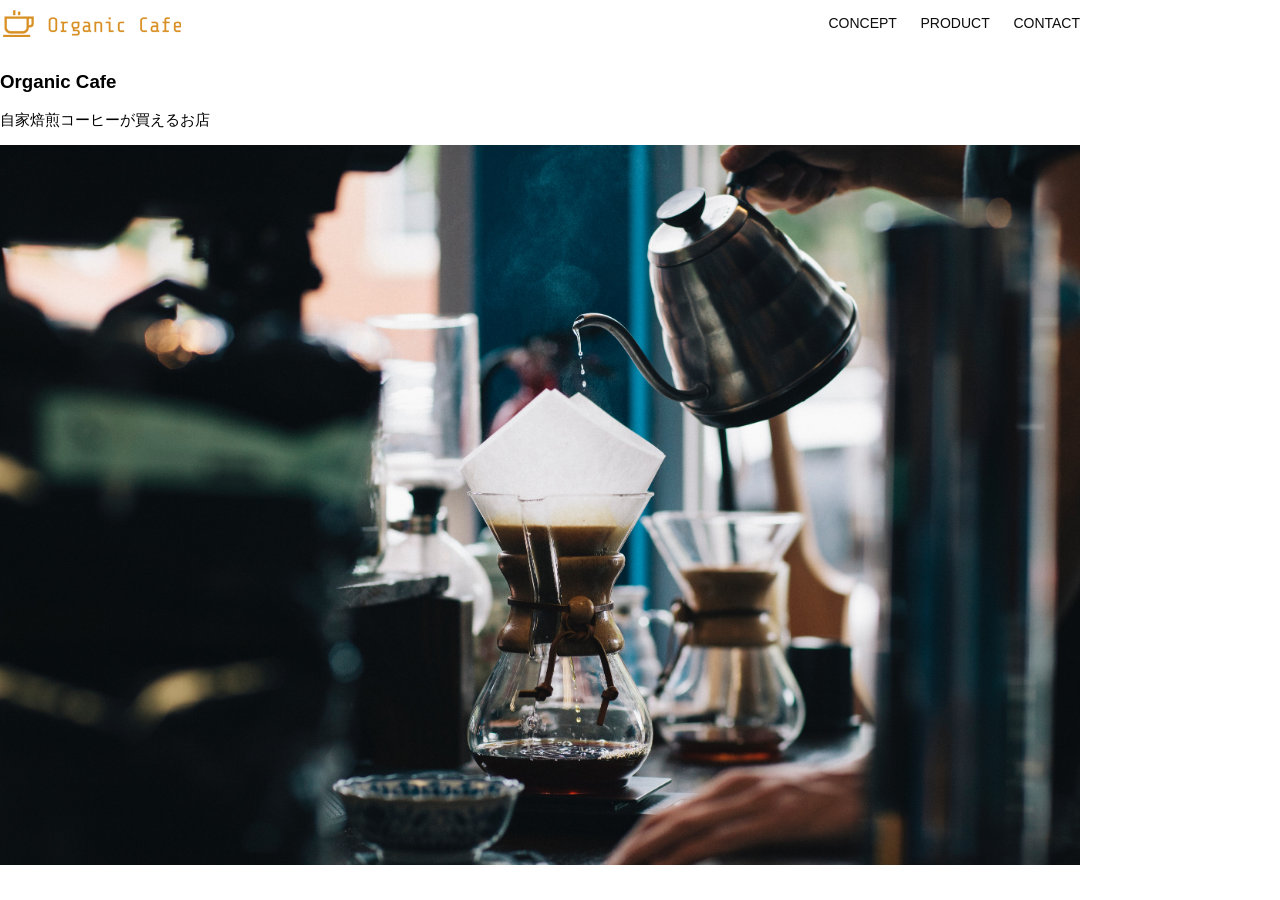
<file: index.html>
<!doctype html>
<html>
  <head>
    <title>Organic Cafe</title>
    <meta charset="UTF-8" />
    <meta name="description" content="自家焙煎のコーヒーがお家で楽しめるOrganic Cafe" />
    <meta name="viewport" content="width=device-width, initial-scale=1.0" />
    <link rel="stylesheet" href="style.css" />
  </head>
  <body>
    <!-- ヘッダー -->
    <header>
      <!-- ロゴ -->
      <a href="index.html" id="logo"><img src="images/logo.png" alt="トップページに戻る" /></a>

      <!-- PC用ナビゲーション -->
      <nav id="nav-pc">
        <a href="index.html#concept">CONCEPT</a>
        <a href="index.html#product">PRODUCT</a>
        <a href="index.html#contact">CONTACT</a>
      </nav>
      <!-- スマホ用メニューボタン -->
      <img id="menu-sp" src="images/button-menu.png" alt="ナビゲーションを開く" onclick="document.getElementById('nav-sp').style.display = 'block'" />

      <!-- スマホ用ナビゲーション -->
      <nav id="nav-sp">
        <ul>
          <li>
            <img id="close" src="images/button-close.png" alt="ナビゲーションを閉じる" onclick="document.getElementById('nav-sp').style.display = 'none'" />
          </li>
          <li>
            <a id="logo-sp" href="index.html" onclick="document.getElementById('nav-sp').style.display = 'none'">
              <img src="images/logo-sp.png" alt="トップページに戻る" />
            </a>
          </li>
          <li>
            <a class="menu" href="index.html#concept" onclick="document.getElementById('nav-sp').style.display = 'none'">CONCEPT</a>
          </li>
          <li>
            <a class="menu" href="index.html#product" onclick="document.getElementById('nav-sp').style.display = 'none'">PRODUCT</a>
          </li>
          <li><a class="menu" href="index.html#contact" onclick="document.getElementById('nav-sp').style.display = 'none'">CONTACT</a></li>
        </ul>
      </nav>
    </header>

    <main>
      <article>
        <!-- メインビジュアル -->
        <section id="main-visual">
          <div id="main-message">
            <h1>Organic Cafe</h1>
            <p>自家焙煎コーヒーが買えるお店</p>
          </div>
          <img src="images/main-image.jpg" alt="コーヒーをハンドドリップで淹れる画像" />
        </section>
      </article>
    </main>
  </body>
</html>
</file>
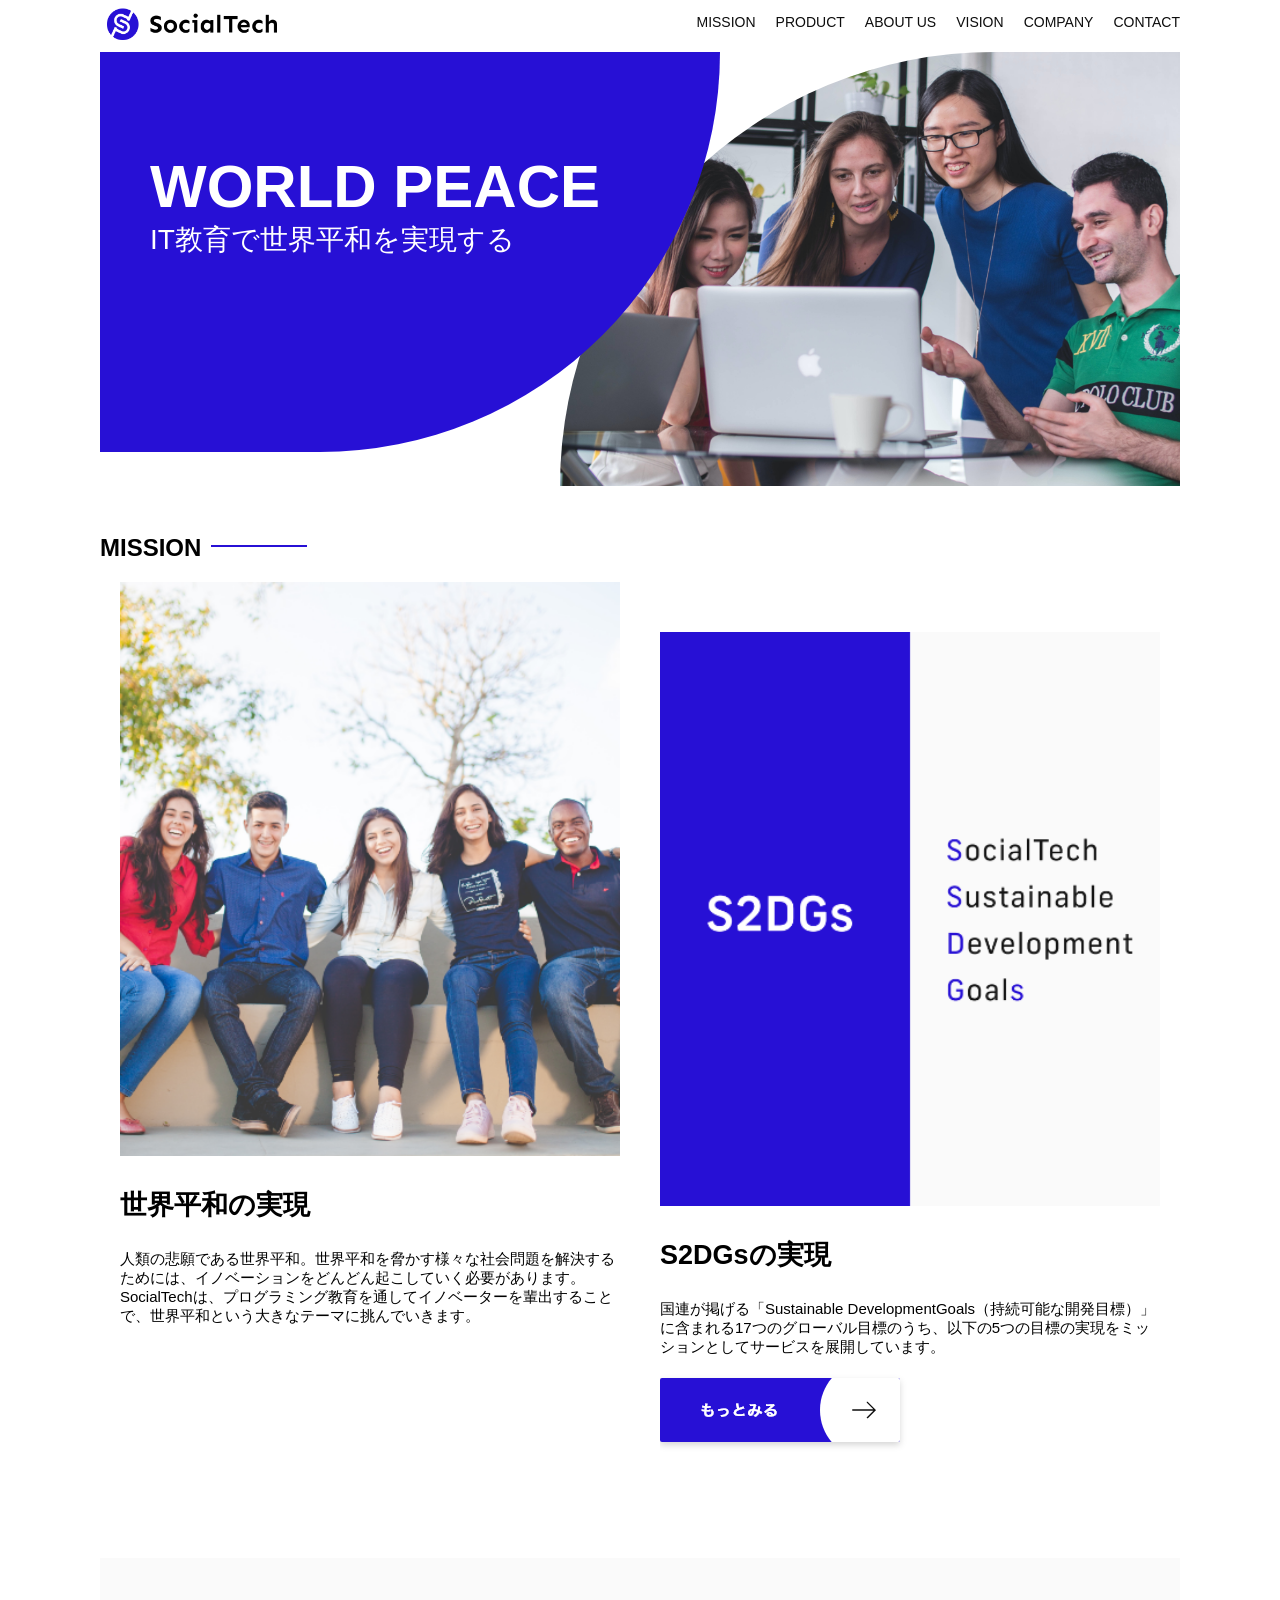
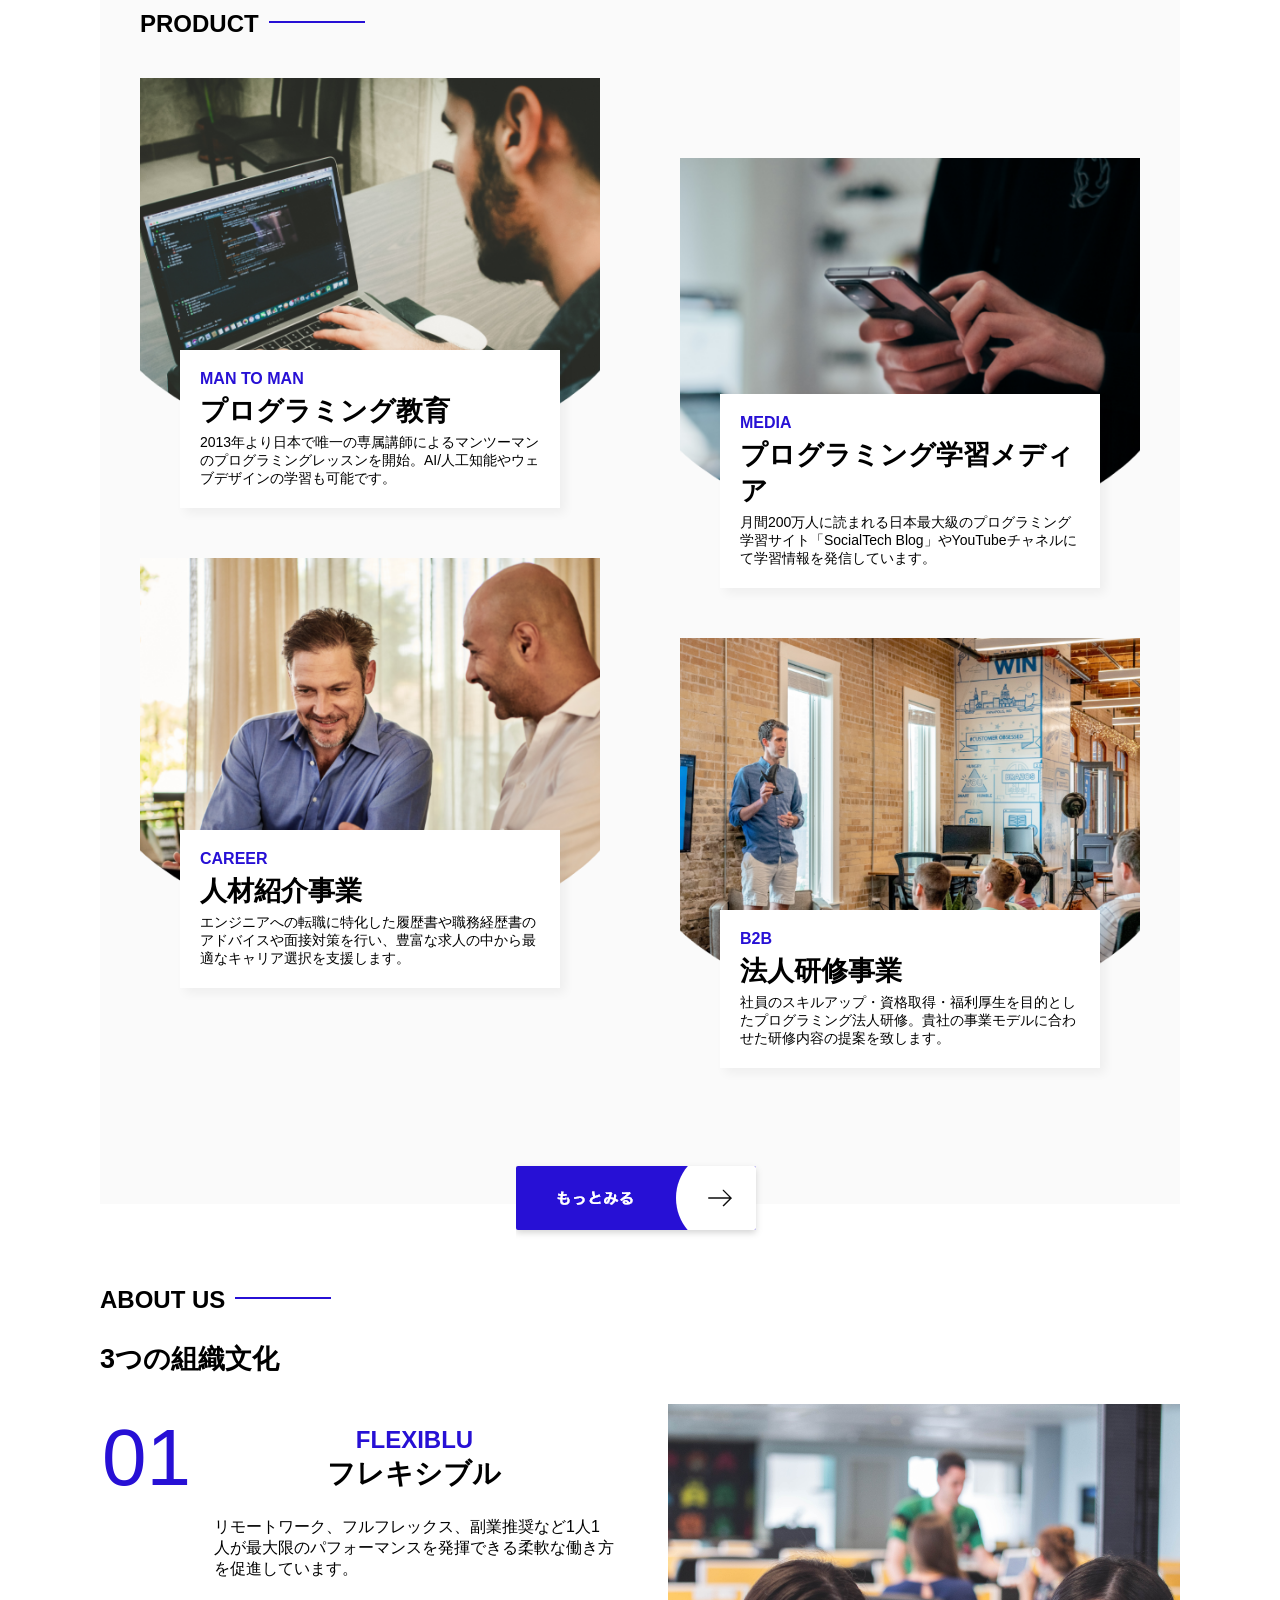
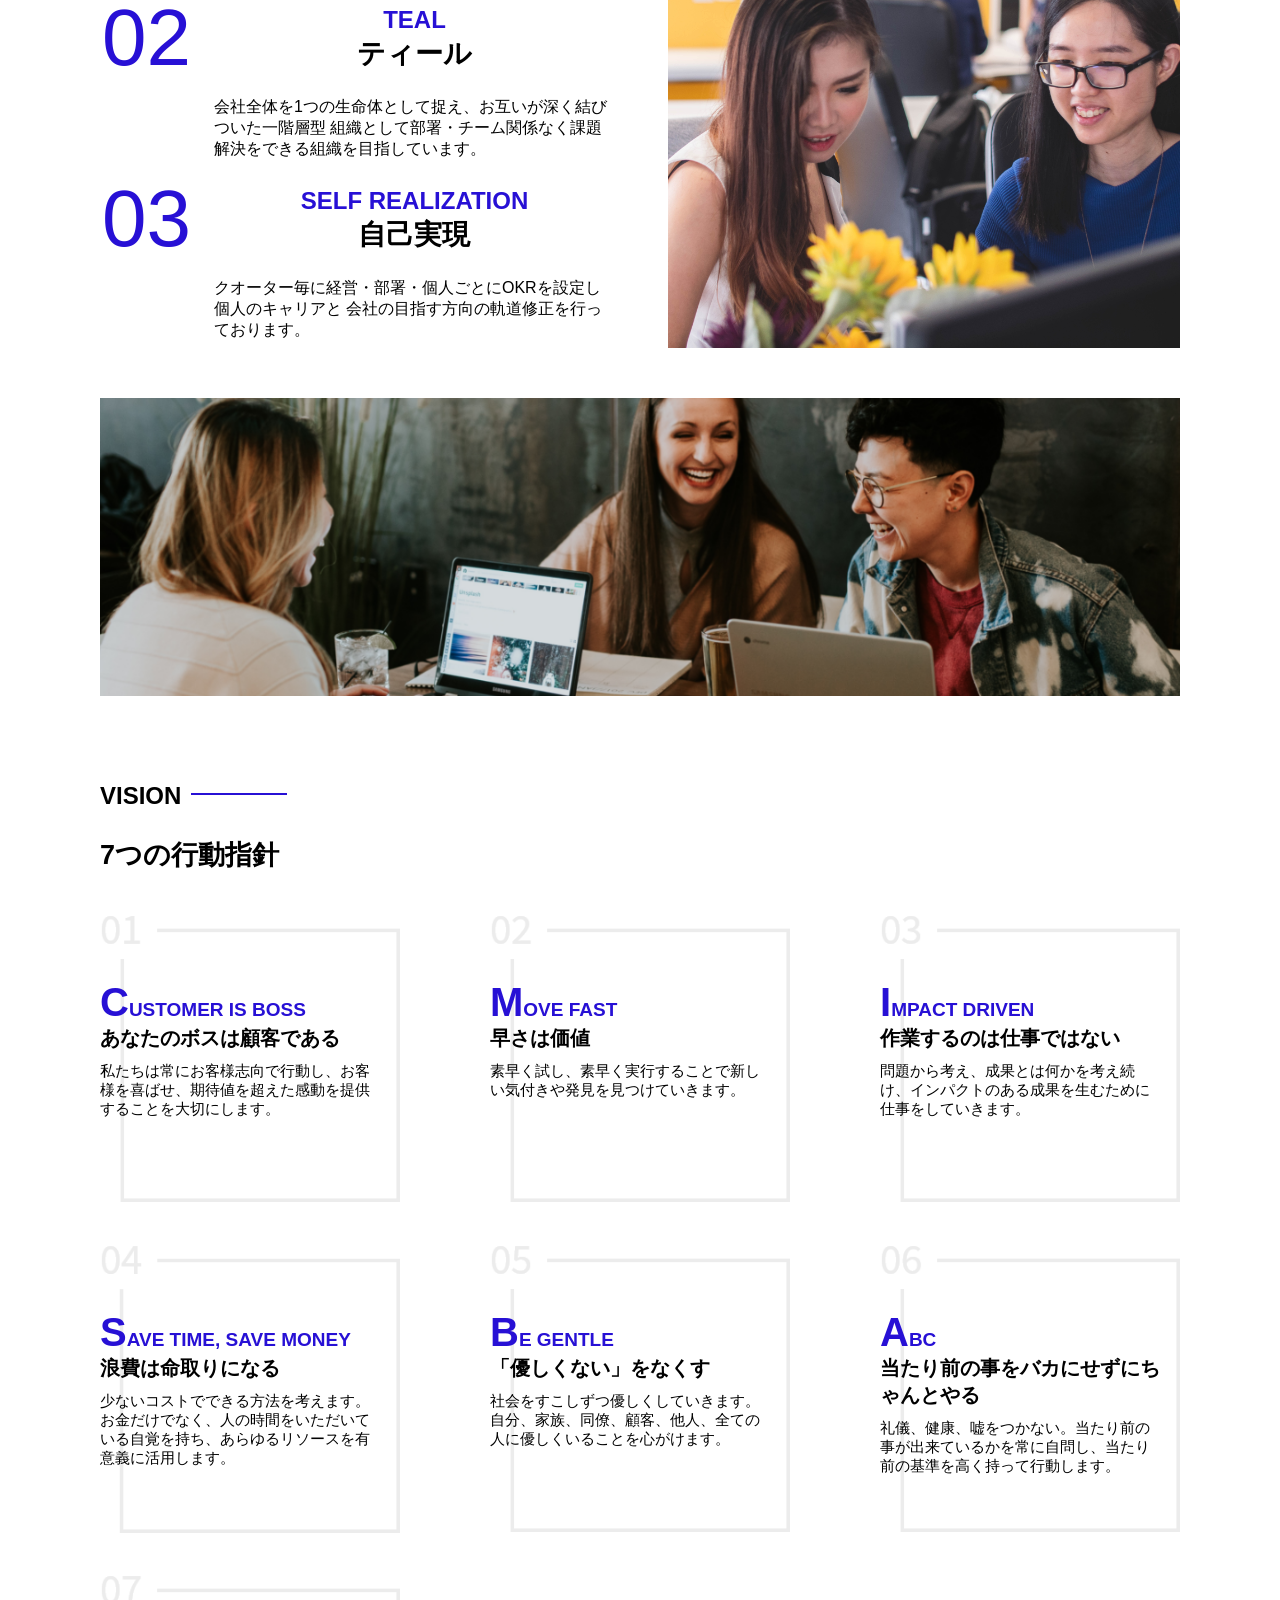
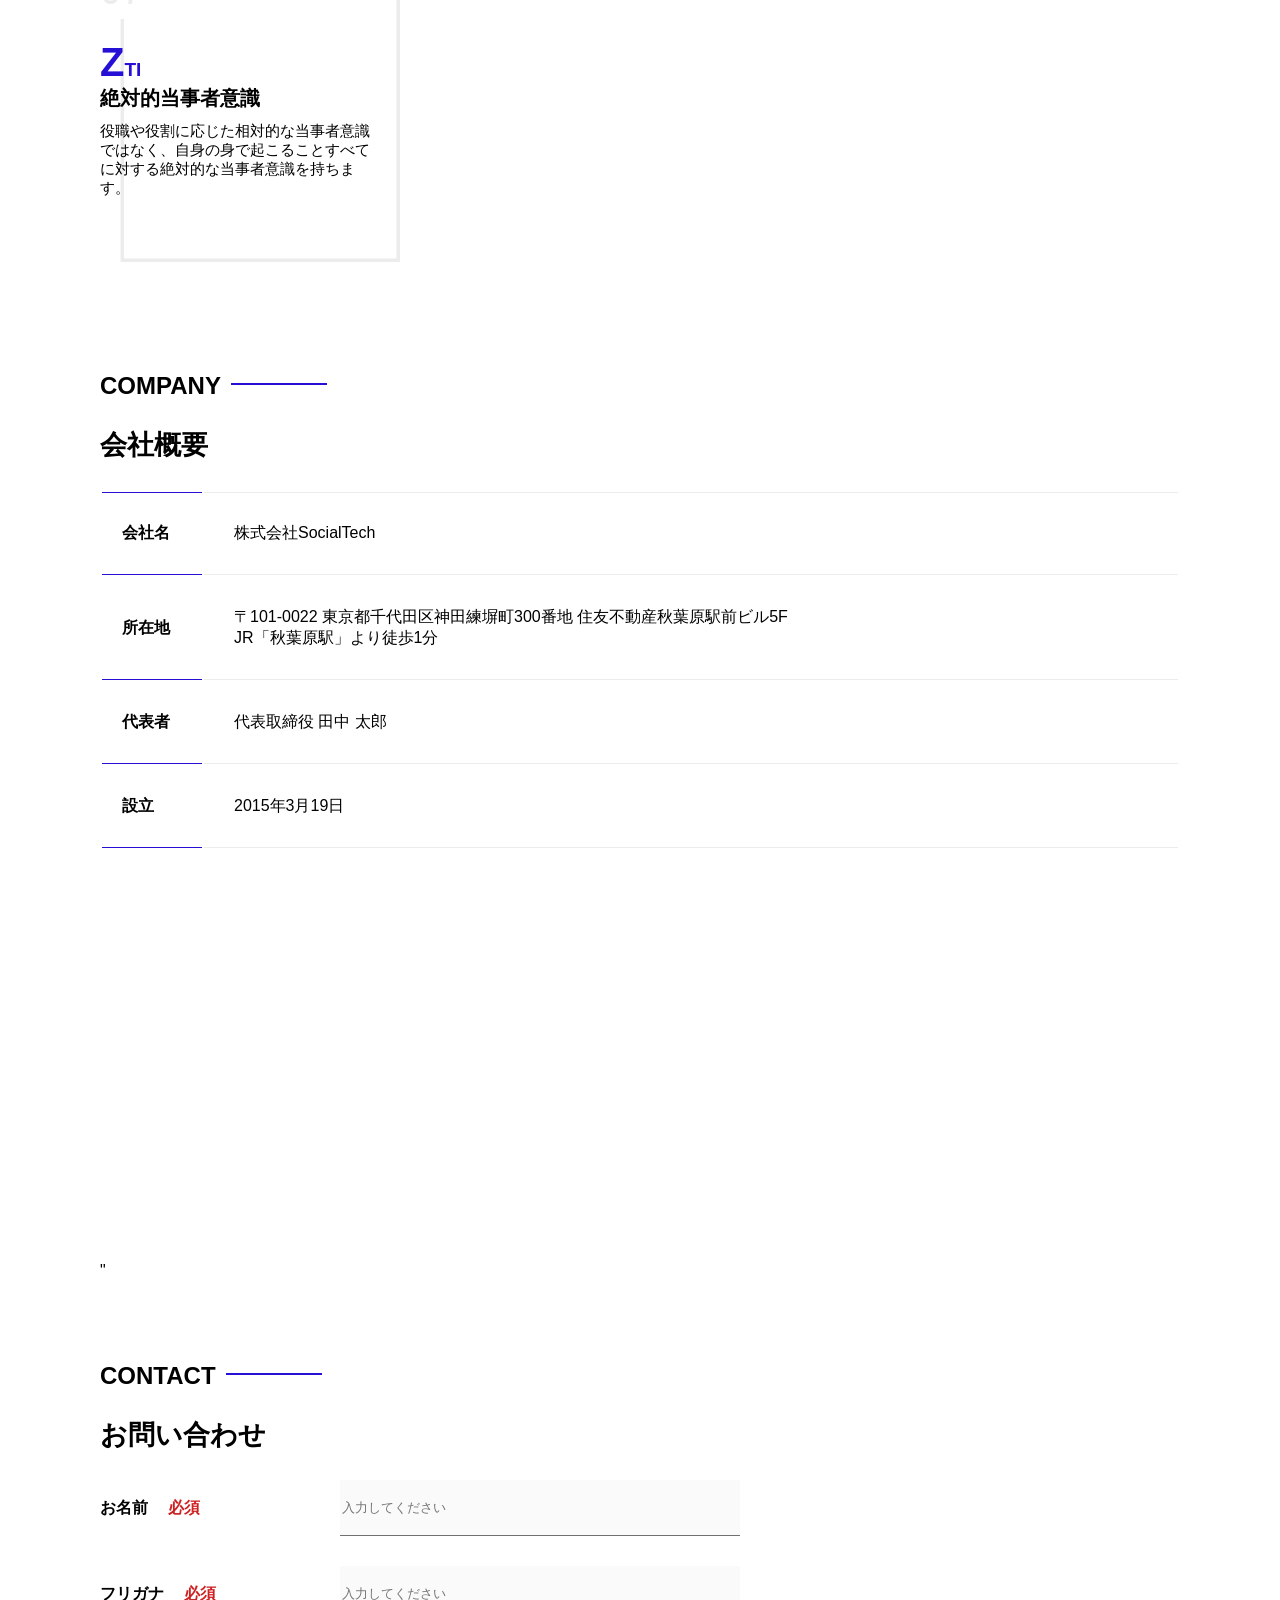
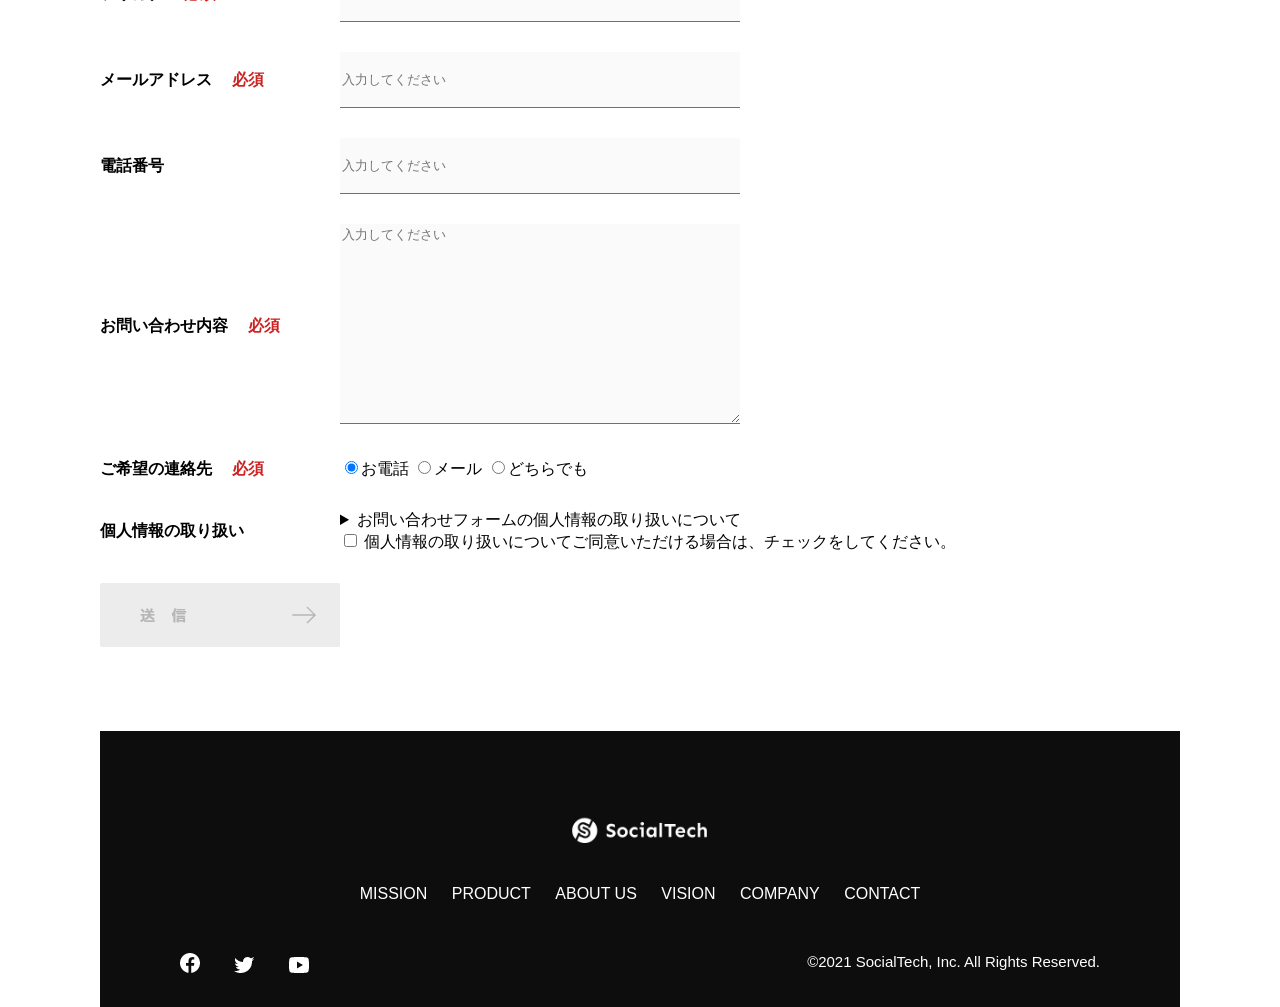
<file: kadai_tutorial_output/socialtech/index.html>
<!doctype html>
<html>
  <head>
    <title>socialTech</title>
    <meta charset="UTF-8" />
    <meta name="description" content="SocialTechはEdTech業界のリーディングカンパニーを目指します。" />
    <meta name="viewport" content="width=device-width,initial-scale=1.0" />
    <link rel="stylesheet" href="style.css" />
  </head>
  <body>
    <!-- ヘッダー　-->
    <header>
      <!-- ロゴ　-->
      <a href="index.html" id="logo">
        <img src="images/logo.png" alt="トップページに戻る" />
      </a>
      <!-- PC用ナビゲーション　-->
      <nav id="nav-pc">
        <ul>
          <li><a href="mission.html">MISSION</a></li>
          <li><a href="product.html">PRODUCT</a></li>
          <li><a href="index.html#aboutus">ABOUT US</a></li>
          <li><a href="index.html#vision">VISION</a></li>
          <li><a href="index.html#company">COMPANY</a></li>
          <li><a href="index.html#contact">CONTACT</a></li>
        </ul>
      </nav>
      <!-- <img id="menu-sp" src="images/button-menu.png" alt="ナビゲーションを開く" onclick=" document.getElementById('nav-sp').style.display = 'block'"> -->
      <!-- スマホ用メニューボタン -->
      <button id="menu-sp" onclick="document.getElementById('nav-sp').style.display = 'block'">
        <img src="images/button-menu.png" alt="ナビゲーションを開く" />
      </button>
      <!-- スマホ用ナビゲーション -->
      <div id="nav-sp">
        <button id="close" onclick="document.getElementById('nav-sp').style.display = 'none'">
          <img src="images/button-close.png" alt="ナビゲーションを閉じる" />
        </button>

        <nav>
          <ul>
            <li>
              <a id="logo-sp" href="index.html" onclick="document.getElementById('nav-sp').style.display = 'none'"><img src="images/logo-sp.png" alt="トップページに戻る" /></a>
            </li>
            <li><a class="menu" href="mission.html" onclick="document.getElementById('nav-sp').style.display = 'none'">MISSION</a></li>
            <li><a class="menu" href="product.html" onclick="document.getElementById('nav-sp').style.display = 'none'">PRODUCT</a></li>
            <li><a class="menu" href="index.html#aboutus" onclick="document.getElementById('nav-sp').style.display = 'none'">ABOUT US</a></li>
            <li><a class="menu" href="index.html#vision" onclick="document.getElementById('nav-sp').style.display = 'none'">VISION</a></li>
            <li><a class="menu" href="index.html#company" onclick="document.getElementById('nav-sp').style.display = 'none'">COMPANY</a></li>
            <li><a class="menu" href="index.html#contact" onclick="document.getElementById('nav-sp').style.display = 'none'">CONTACT</a></li>
          </ul>
        </nav>
        <div id="sns">
          <a href="https://www.facebook.com/sejuku2013">
            <img src="images/button-facebook.png" alt="Facebookのリンク" />
          </a>
          <a href="https://twitter.com/samuraijuku">
            <img src="images/button-twitter.png" alt="Twitterのリンク" />
          </a>
          <a href="https://www.youtube.com/channel/UCCFOQO5aDK0xXam4cUQXT8g">
            <img src="images/button-youtube.png" alt="YouTubeのリンク" />
          </a>
        </div>
      </div>
    </header>
    <main>
      <article>
        <!-- メインビジュアル -->
        <section id="main-visual">
          <div id="main-message">
            <h1>WORLD PEACE</h1>
            <p>IT教育で世界平和を実現する</p>
          </div>
          <img src="images/index/index-main.png" alt="PCの周りに集まる多国籍の仲間たち" />
        </section>
        <!--ミッション-->
        <section id="mission">
          <h2 class="index-h2">MISSION</h2>
          <div id="mission-flex">
            <div>
              <img id="mission-photo" src="images/index/index-mission.png" alt="屋外のベンチで写真を撮影する多国籍の仲間たち" />
              <h3>世界平和の実現</h3>
              <p>人類の悲願である世界平和。世界平和を脅かす様々な社会問題を解決するためには、イノベーションをどんどん起こしていく必要があります。SocialTechは、プログラミング教育を通してイノベーターを輩出することで、世界平和という大きなテーマに挑んでいきます。</p>
            </div>
            <div>
              <img id="s2dgs" src="images/index/s2dgs.png" alt="S2DGs" />
              <h3>S2DGsの実現</h3>
              <p>国連が掲げる「Sustainable DevelopmentGoals（持続可能な開発目標）」に含まれる17つのグローバル目標のうち、以下の5つの目標の実現をミッションとしてサービスを展開しています。</p>
              <a href="mission.html">
                <img src="images/button-more.png" alt="もっとみる" />
              </a>
            </div>
          </div>
        </section>
        <!-- プロダクト -->
        <section id="product">
          <h2 class="index-h2">PRODUCT</h2>
          <div class="product-flex">
            <div id="product-left">
              <div>
                <img class="product-photo" src="images/index/index-mantoman.png" alt="PCでコードを書く男性" />
                <div class="product-explain">
                  <span>MAN TO MAN </span>
                  <h3>プログラミング教育</h3>
                  <p>2013年より日本で唯一の専属講師によるマンツーマンのプログラミングレッスンを開始。AI/人工知能やウェブデザインの学習も可能です。</p>
                </div>
              </div>
              <div>
                <img class="product-photo" src="images/index/index-career.png" alt="笑顔で話し合う2人の男性" />
                <div class="product-explain">
                  <span>CAREER</span>
                  <h3>人材紹介事業</h3>
                  <p>エンジニアへの転職に特化した履歴書や職務経歴書のアドバイスや面接対策を行い、豊富な求人の中から最適なキャリア選択を支援します。</p>
                </div>
              </div>
            </div>
            <div id="product-right">
              <div>
                <img class="product-photo" src="images/index/index-media.png" alt="スマートフォンを操作する人" />
                <div class="product-explain">
                  <span>MEDIA</span>
                  <h3>プログラミング学習メディア</h3>
                  <p>月間200万人に読まれる日本最大級のプログラミング学習サイト「SocialTech Blog」やYouTubeチャネルにて学習情報を発信しています。</p>
                </div>
              </div>
              <div>
                <img class="product-photo" src="images/index/index-b2b.png" alt="講演中の男性とそれを聴く人々" />
                <div class="product-explain">
                  <span>B2B</span>
                  <h3>法人研修事業</h3>
                  <p>社員のスキルアップ・資格取得・福利厚生を目的としたプログラミング法人研修。貴社の事業モデルに合わせた研修内容の提案を致します。</p>
                </div>
              </div>
            </div>
          </div>
          <div id="product-more">
            <a href="product.html">
              <img src="images/button-more.png" alt="もっとみる" />
            </a>
          </div>
        </section>
        <!-- ABOUT US -->
        <section id="aboutus">
          <h2 class="index-h2">ABOUT US</h2>
          <h3>3つの組織文化</h3>
          <div>
            <table class="culture-table">
              <tr>
                <td class="culture-num">01</td>
                <th><span class="culture-en">FLEXIBLU</span><br />フレキシブル</th>
              </tr>
              <tr>
                <td>
                  <!--空のセル-->
                </td>
                <td class="culture-description">リモートワーク、フルフレックス、副業推奨など1人1人が最大限のパフォーマンスを発揮できる柔軟な働き方を促進しています。</td>
              </tr>
              <tr>
                <td class="culture-num">02</td>
                <th><span class="culture-en">TEAL</span><br />ティール</th>
              </tr>
              <tr>
                <td>
                  <!--空のセル-->
                </td>
                <td class="culture-description">会社全体を1つの生命体として捉え、お互いが深く結びついた一階層型 組織として部署・チーム関係なく課題解決をできる組織を目指しています。</td>
              </tr>
              <tr>
                <td class="culture-num">03</td>
                <th><span class="culture-en">SELF REALIZATION</span><br />自己実現</th>
              </tr>
              <tr>
                <td>
                  <!--空のセル-->
                </td>
                <td class="culture-description">クオーター毎に経営・部署・個人ごとにOKRを設定し個人のキャリアと 会社の目指す方向の軌道修正を行っております。</td>
              </tr>
            </table>
            <img class="culture-img" src="images/index/index-aboutus1.png" alt="笑顔で話し合う2人の女性" />
          </div>
          <img class="culture-img2" src="images/index/index-aboutus2.png" alt="笑顔で話し合う3人の男女" />
        </section>
        <!-- VISION -->
        <section id="vision">
          <h2 class="=index-h2">VISION</h2>
          <h3>7つの行動指針</h3>
          <div>
            <div class="vision-box">
              <img src="images/index/vision-01.png" alt="01" />
              <div>
                <h4>CUSTOMER IS BOSS</h4>
                <h5>あなたのボスは顧客である</h5>
                <p>私たちは常にお客様志向で行動し、お客様を喜ばせ、期待値を超えた感動を提供することを大切にします。</p>
              </div>
            </div>
            <div class="vision-box">
              <img src="images/index/vision-02.png" alt="02" />
              <div>
                <h4>MOVE FAST</h4>
                <h5>早さは価値</h5>
                <p>素早く試し、素早く実行することで新しい気付きや発見を見つけていきます。</p>
              </div>
            </div>
            <div class="vision-box">
              <img src="images/index/vision-03.png" alt="03" />
              <div>
                <h4>IMPACT DRIVEN</h4>
                <h5>作業するのは仕事ではない</h5>
                <p>問題から考え、成果とは何かを考え続け、インパクトのある成果を生むために仕事をしていきます。</p>
              </div>
            </div>
            <div class="vision-box">
              <img src="images/index/vision-04.png" alt="04" />
              <div>
                <h4>SAVE TIME, SAVE MONEY</h4>
                <h5>浪費は命取りになる</h5>
                <p>少ないコストでできる方法を考えます。お金だけでなく、人の時間をいただいている自覚を持ち、あらゆるリソースを有意義に活用します。</p>
              </div>
            </div>
            <div class="vision-box">
              <img src="images/index/vision-05.png" alt="05" />
              <div>
                <h4>BE GENTLE</h4>
                <h5>「優しくない」をなくす</h5>
                <p>社会をすこしずつ優しくしていきます。自分、家族、同僚、顧客、他人、全ての人に優しくいることを心がけます。</p>
              </div>
            </div>
            <div class="vision-box">
              <img src="images/index/vision-06.png" alt="06" />
              <div>
                <h4>ABC</h4>
                <h5>当たり前の事をバカにせずにちゃんとやる</h5>
                <p>礼儀、健康、嘘をつかない。当たり前の事が出来ているかを常に自問し、当たり前の基準を高く持って行動します。</p>
              </div>
            </div>
            <div class="vision-box">
              <img src="images/index/vision-07.png" alt="07" />
              <div>
                <h4>ZTI</h4>
                <h5>絶対的当事者意識</h5>
                <p>役職や役割に応じた相対的な当事者意識ではなく、自身の身で起こることすべてに対する絶対的な当事者意識を持ちます。</p>
              </div>
            </div>
          </div>
        </section>
        <!-- COMPANY -->
        <section id="company">
          <h2 class="index-h2">COMPANY</h2>
          <h3>会社概要</h3>
          <table id="company-table">
            <tr>
              <th class="tableheader tableheader-first">会社名</th>
              <td class="cell cell-first">株式会社SocialTech</td>
            </tr>
            <tr>
              <th class="tableheader">所在地</th>
              <td class="cell">〒101-0022 東京都千代田区神田練塀町300番地 住友不動産秋葉原駅前ビル5F<br />JR「秋葉原駅」より徒歩1分</td>
            </tr>
            <tr>
              <th class="tableheader">代表者</th>
              <td class="cell">代表取締役 田中 太郎</td>
            </tr>
            <tr>
              <th class="tableheader">設立</th>
              <td class="cell">2015年3月19日</td>
            </tr>
          </table>
          <iframe src="https://www.google.com/maps/embed?pb=!1m18!1m12!1m3!1d1620.0322753790533!2d139.7684969983948!3d35.7000291!2m3!1f0!2f0!3f0!3m2!1i1024!2i768!4f13.1!3m3!1m2!1s0x60188c04f0201e11%3A0x3ad1aca61e68b3f2!2z5L2P5Y-L5LiN5YuV55Sj56eL6JGJ5Y6f44OT44Or!5e0!3m2!1sja!2sjp!4v1793680196705!5m2!1sja!2sjp" width="600" height="450" style="border: 0" allowfullscreen="" loading="lazy" referrerpolicy="strict-origin-when-cross-origin" style="border: 0" allowfullscreen="" loading="lazy"> </iframe>"
        </section>
        <!-- お問い合わせフォーム -->
        <section id="contact">
          <h2 class="index-h2">CONTACT</h2>
          <h3>お問い合わせ</h3>
          <form>
            <div>
              <div class="contact-heading">
                <label class="contact-label">お名前<span class="contact-span">必須</span></label>
              </div>

              <div>
                <input type="text" name="name" placeholder="入力してください" class="contact-textbox" />
              </div>
            </div>
            <div>
              <div class="contact-heading">
                <label class="contact-label">フリガナ<span class="contact-span">必須</span></label>
              </div>
              <div>
                <input type="text" name="hurigana" placeholder="入力してください" class="contact-textbox" />
              </div>
            </div>
            <div>
              <div class="contact-heading">
                <label class="contact-label">メールアドレス<span class="contact-span">必須</span></label>
              </div>
              <div>
                <input type="text" name="email" placeholder="入力してください" class="contact-textbox" />
              </div>
            </div>
            <div>
              <div class="contact-heading">
                <label class="contact-label">電話番号</label>
              </div>
              <div>
                <input type="text" name="tel" placeholder="入力してください" class="contact-textbox" />
              </div>
            </div>
            <div>
              <div class="contact-heading">
                <label class="contact-label">お問い合わせ内容<span class="contact-span">必須</span></label>
              </div>
              <div>
                <textarea class="contact-textarea" placeholder="入力してください" name="message"></textarea>
              </div>
            </div>
            <div>
              <div class="contact-heading">
                <label class="contact-label">ご希望の連絡先<span class="contact-span">必須</span></label>
              </div>
              <div><input class="radiobutton" type="radio" value="tel" name="contact" checked /><label>お電話</label> <input class="radiobutton" type="radio" value="mail" name="contact" /><label>メール</label> <input class="radiobutton" type="radio" value="both" name="contact" /><label>どちらでも</label></div>
            </div>
            <div>
              <div class="contact-heading">
                <label class="contact-label">個人情報の取り扱い</label>
              </div>
              <div>
                <details>
                  <summary>お問い合わせフォームの個人情報の取り扱いについて</summary>
                  <div>
                    <dl>
                      <dt>１．組織の名称又は氏名</dt>
                      <dd>株式会社SocialTech</dd>
                      <dt>２．個人情報保護管理者（若しくはその代理人）の氏名又は職名、所属及び連絡先</dt>
                      <dd>
                        <p>鈴木 一郎 コーポレート部</p>
                        <p>メールアドレス：samurai@example.com</p>
                        <p>TEL：03-1234-5678</p>
                      </dd>
                      <dt>３．個人情報の利用目的</dt>
                      <dd>
                        <ul>
                          <li>本サービス及び本サービスに関連する情報の提供又はそれらに関する連絡のため</li>
                          <li>ユーザーの本人確認のため</li>
                          <li>当社サービスのご案内のため</li>
                          <li>当社の商品等の広告または宣伝（電子メールによるものを含むものとします。）</li>
                        </ul>
                      </dd>
                      <dt>４．個人情報の取り扱い業務の委託</dt>
                      <dd>個人情報の取扱業務の全部または一部を外部に業務委託する場合があります。その際、弊社は、個人情報を適切に保護できる管理体制を敷き実行していることを条件として委託先を厳選したうえで、機密保持契約を委託先と締結し、お客様の個人情報を厳密に管理させます。</dd>
                      <dt>５．個人情報の開示等の請求</dt>
                      <dd>
                        お客様は、弊社に対してご自身の個人情報の開示等（利用目的の通知、開示、内容の訂正・追加・削除、利用の停止または消去、第三者への提供の停止）に関して、当社問合わせ窓口に申し出ることができます。<br />
                        その際、弊社はお客様ご本人を確認させていただいたうえで、合理的な期間内に対応いたします。<br />
                        なお、個人情報に関する弊社問合わせ先は、次の通りです。
                      </dd>
                      <dd>
                        <p>株式会社SocialTech　個人情報問合せ窓口</p>
                        <p>〒150-0043　東京都千代田区神田練塀町300番地 住友不動産秋葉原駅前ビル5F</p>
                        <p>メールアドレス：samurai@example.com　TEL：03-1234-5678</p>
                      </dd>

                      <dt>６．個人情報を提供されることの任意性について</dt>
                      <dd>お客様がご自身の個人情報を弊社に提供されるか否かは、お客様のご判断によりますが、もしご提供されない場合には、適切なサービスが提供できない場合がありますので予めご了承ください。</dd>
                    </dl>
                  </div>
                </details>
                <input type="checkbox" name="agree" />
                <span>個人情報の取り扱いについてご同意いただける場合は、チェックをしてください。</span>
              </div>
            </div>
            <input type="image" src="images/button-submit.png" alt="送信する" />
          </form>
        </section>
      </article>
    </main>

    <footer>
      <div id="footer-logo">
        <img src="images/logo-sp.png" alt="SocialTech" />
      </div>
      <div id="footer-link">
        <a href="mission.html">MISSION</a>
        <a href="product.html">PRODUCT</a>
        <a href="index.html#aboutus">ABOUT US</a>
        <a href="index.html#vision">VISION</a>
        <a href="index.html#company">COMPANY</a>
        <a href="index.html#contact">CONTACT</a>
      </div>
      <div id="sns-footer">
        <div class="sns-btns">
          <a href="https://www.facebook.com/sejuku2013"><img src="images/button-facebook.png" alt="Facebookのリンク" /></a>
          <a href="https://twitter.com/samuraijuku"><img src="images/button-twitter.png" alt="Twitterのリンク" /></a>
          <a href="https://www.youtube.com/channel/UCCFOQO5aDK0xXam4cUQXT8g"><img src="images/button-youtube.png" alt="YouTubeのリンク" /></a>
        </div>
        <p id="copyright">&copy;2021 SocialTech, Inc. All Rights Reserved.</p>
      </div>
    </footer>
  </body>
</html>
</file>
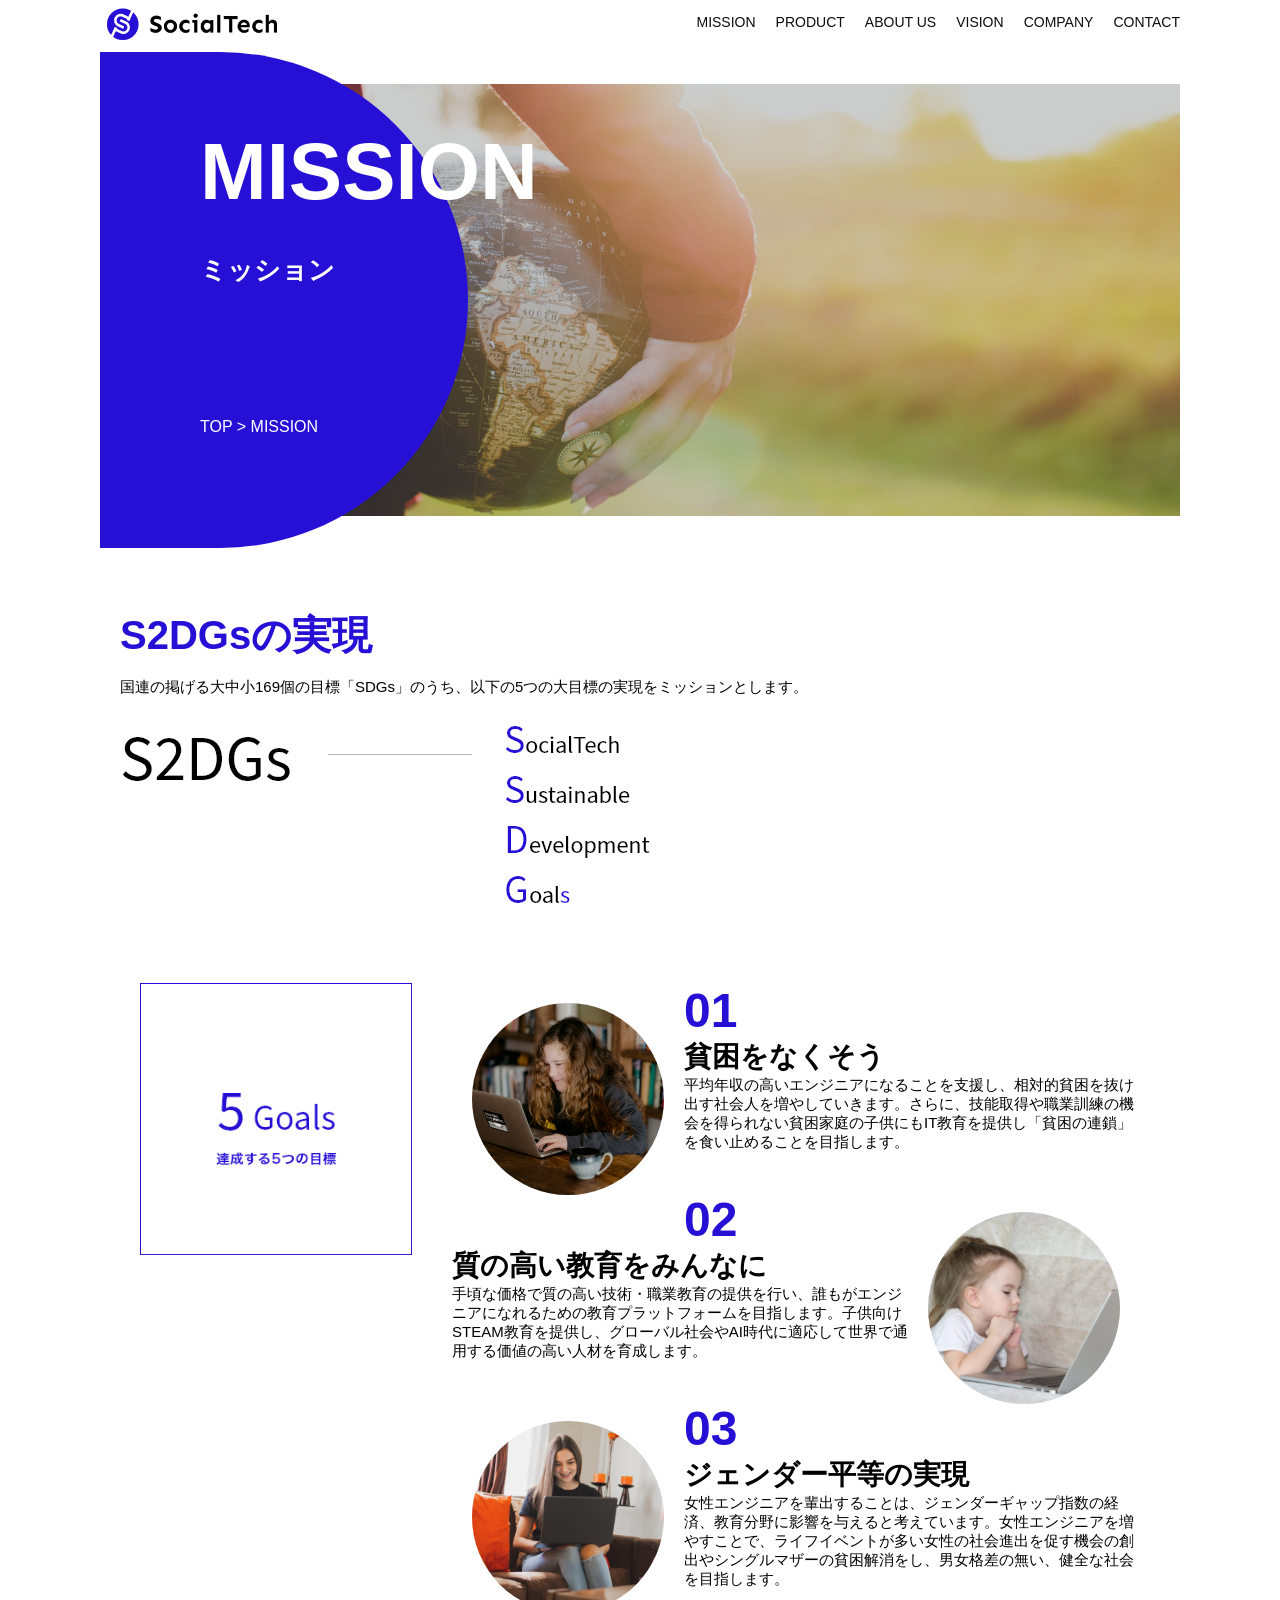
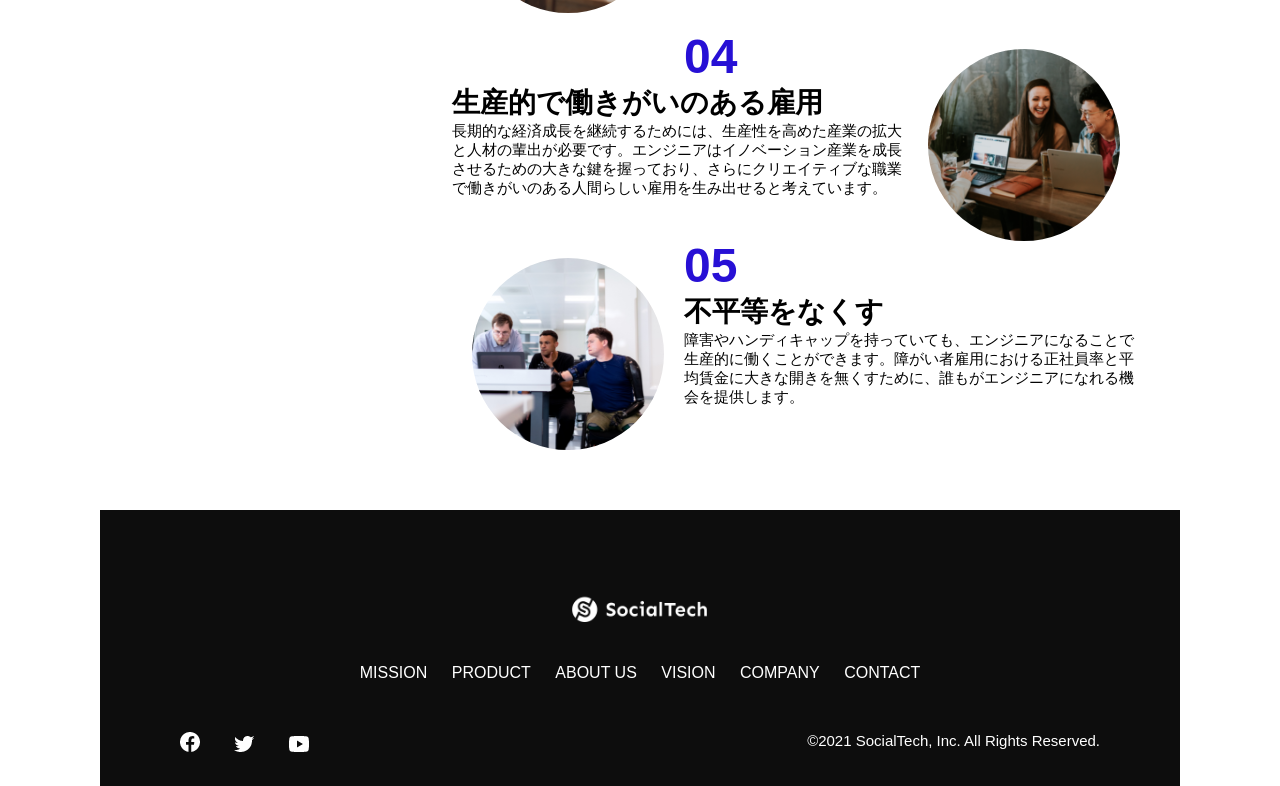
<file: kadai_tutorial_output/socialtech/mission.html>
<!doctype html>
<html>
  <head>
    <title>SocialTech - MISSION ミッション -</title>
    <meta charset="utf-8" />
    <meta name="description" content="SocialTechが目指す5つの目標（S2DGs）を紹介します" />
    <meta name="viewport" content="width=device-width, initial-scale=1.0" />
    <link rel="stylesheet" href="style.css" />
  </head>

  <body>
    <!-- ヘッダー -->
    <header>
      <!-- ロゴ -->
      <a href="index.html" id="logo">
        <img src="images/logo.png" alt="トップページに戻る" />
      </a>

      <!-- PC用ナビゲーション -->
      <nav id="nav-pc">
        <ul>
          <li><a href="mission.html">MISSION</a></li>
          <li><a href="product.html">PRODUCT</a></li>
          <li><a href="index.html#aboutus">ABOUT US</a></li>
          <li><a href="index.html#vision">VISION</a></li>
          <li><a href="index.html#company">COMPANY</a></li>
          <li><a href="index.html#contact">CONTACT</a></li>
        </ul>
      </nav>

      <!-- スマホ用メニューボタン -->
      <button id="menu-sp" onclick="document.getElementById('nav-sp').style.display = 'block'">
        <img src="images/button-menu.png" alt="ナビゲーションを開く" />
      </button>

      <!-- スマホ用ナビゲーション -->
      <div id="nav-sp">
        <button id="close" onclick="document.getElementById('nav-sp').style.display = 'none'">
          <img src="images/button-close.png" alt="ナビゲーションを閉じる" />
        </button>

        <nav>
          <ul>
            <li>
              <a id="logo-sp" href="index.html" onclick="document.getElementById('nav-sp').style.display = 'none'"><img src="images/logo-sp.png" alt="トップページに戻る" /></a>
            </li>
            <li><a class="menu" href="mission.html" onclick="document.getElementById('nav-sp').style.display = 'none'">MISSION</a></li>
            <li><a class="menu" href="product.html" onclick="document.getElementById('nav-sp').style.display = 'none'">PRODUCT</a></li>
            <li><a class="menu" href="index.html#aboutus" onclick="document.getElementById('nav-sp').style.display = 'none'">ABOUT US</a></li>
            <li><a class="menu" href="index.html#vision" onclick="document.getElementById('nav-sp').style.display = 'none'">VISION</a></li>
            <li><a class="menu" href="index.html#company" onclick="document.getElementById('nav-sp').style.display = 'none'">COMPANY</a></li>
            <li><a class="menu" href="index.html#contact" onclick="document.getElementById('nav-sp').style.display = 'none'">CONTACT</a></li>
          </ul>
        </nav>
        <div id="sns">
          <a href="https://www.facebook.com/sejuku2013">
            <img src="images/button-facebook.png" alt="Facebookのリンク" />
          </a>
          <a href="https://twitter.com/samuraijuku">
            <img src="images/button-twitter.png" alt="Twitterのリンク" />
          </a>
          <a href="https://www.youtube.com/channel/UCCFOQO5aDK0xXam4cUQXT8g">
            <img src="images/button-youtube.png" alt="YouTubeのリンク" />
          </a>
        </div>
      </div>
    </header>

    <main>
      <article>
        <section id="mission-main">
          <div class="mission-main-inner">
            <div id="mission-title">
              <h1>MISSION<br /><span>ミッション</span></h1>
              <p>TOP > MISSION</p>
            </div>
          </div>
        </section>
        <section id="mission-s2dgs">
          <h2 class="mission-h2">S2DGsの実現</h2>
          <p>国連の掲げる大中小169個の目標「SDGs」のうち、以下の5つの大目標の実現をミッションとします。</p>
          <img src="images/mission/mission-s2dgs.png" alt="S2DGs" />
        </section>
        <section id="mission-five-goals">
          <div class="five-goals-image">
            <img src="images/mission/mission-5goals.png" alt="5Goals" />
          </div>
          <div class="five-goals-read">
            <div>
              <img class="fivegoals-image-left" src="images/mission/mission-5goals01.png" alt="PCを操作する女の子" />
              <span class="fivegoals-number">01</span>
              <h3 class="fivegoals-h3">貧困をなくそう</h3>
              <p class="fivegoals-p">平均年収の高いエンジニアになることを支援し、相対的貧困を抜け出す社会人を増やしていきます。さらに、技能取得や職業訓練の機会を得られない貧困家庭の子供にもIT教育を提供し「貧困の連鎖」を食い止めることを目指します。</p>
            </div>
            <div>
              <img class="fivegoals-image-right" src="images/mission/mission-5goals02.png" alt="PCを見つめる小さい女の子" />
              <span class="fivegoals-number">02</span>
              <h3 class="fivegoals-h3">質の高い教育をみんなに</h3>
              <p class="fivegoals-p">手頃な価格で質の高い技術・職業教育の提供を行い、誰もがエンジニアになれるための教育プラットフォームを目指します。子供向けSTEAM教育を提供し、グローバル社会やAI時代に適応して世界で通用する価値の高い人材を育成します。</p>
            </div>
            <div>
              <img class="fivegoals-image-left" src="images/mission/mission-5goals03.png" alt="PCを操作する女性" />
              <span class="fivegoals-number">03</span>
              <h3 class="fivegoals-h3">ジェンダー平等の実現</h3>
              <p class="fivegoals-p">女性エンジニアを輩出することは、ジェンダーギャップ指数の経済、教育分野に影響を与えると考えています。女性エンジニアを増やすことで、ライフイベントが多い女性の社会進出を促す機会の創出やシングルマザーの貧困解消をし、男女格差の無い、健全な社会を目指します。</p>
            </div>
            <div>
              <img class="fivegoals-image-right" src="images/mission/mission-5goals04.png" alt="笑顔で話し合う3人の男女" />
              <span class="fivegoals-number">04</span>
              <h3 class="fivegoals-h3">生産的で働きがいのある雇用</h3>
              <p class="fivegoals-p">長期的な経済成長を継続するためには、生産性を高めた産業の拡大と人材の輩出が必要です。エンジニアはイノベーション産業を成長させるための大きな鍵を握っており、さらにクリエイティブな職業で働きがいのある人間らしい雇用を生み出せると考えています。</p>
            </div>
            <div>
              <img class="fivegoals-image-left" src="images/mission/mission-5goals05.png" alt="障害を持つ男性が生き生きと働く様子" />
              <span class="fivegoals-number">05</span>
              <h3 class="fivegoals-h3">不平等をなくす</h3>
              <p class="fivegoals-p">障害やハンディキャップを持っていても、エンジニアになることで生産的に働くことができます。障がい者雇用における正社員率と平均賃金に大きな開きを無くすために、誰もがエンジニアになれる機会を提供します。</p>
            </div>
          </div>
        </section>
      </article>
    </main>

    <footer>
      <div id="footer-logo">
        <img src="images/logo-sp.png" alt="SocialTech" />
      </div>
      <div id="footer-link">
        <a href="mission.html">MISSION</a>
        <a href="product.html">PRODUCT</a>
        <a href="index.html#aboutus">ABOUT US</a>
        <a href="index.html#vision">VISION</a>
        <a href="index.html#company">COMPANY</a>
        <a href="index.html#contact">CONTACT</a>
      </div>
      <div id="sns-footer">
        <div class="sns-btns">
          <a href="https://www.facebook.com/sejuku2013"><img src="images/button-facebook.png" alt="Facebookのリンク" /></a>
          <a href="https://twitter.com/samuraijuku"><img src="images/button-twitter.png" alt="Twitterのリンク" /></a>
          <a href="https://www.youtube.com/channel/UCCFOQO5aDK0xXam4cUQXT8g"><img src="images/button-youtube.png" alt="YouTubeのリンク" /></a>
        </div>
        <p id="copyright">&copy;2021 SocialTech, Inc. All Rights Reserved.</p>
      </div>
    </footer>
  </body>
</html>
</file>
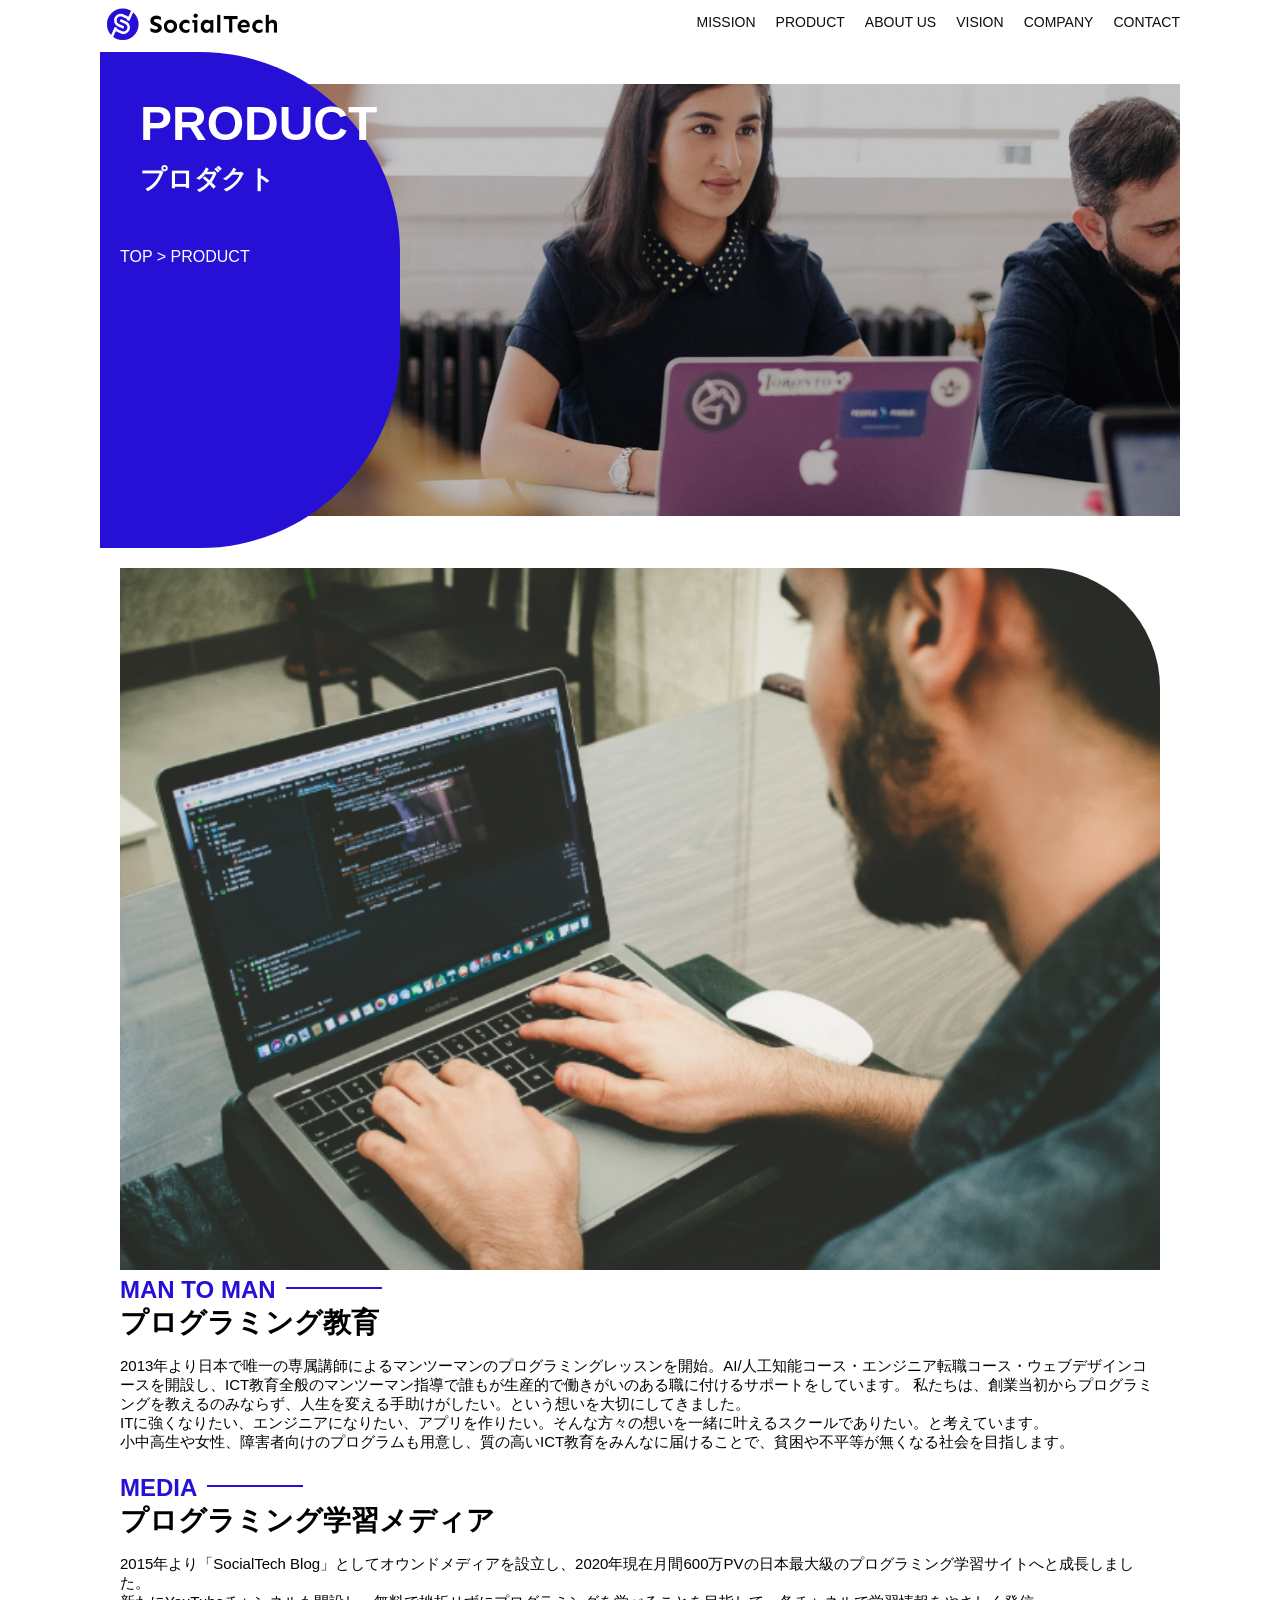
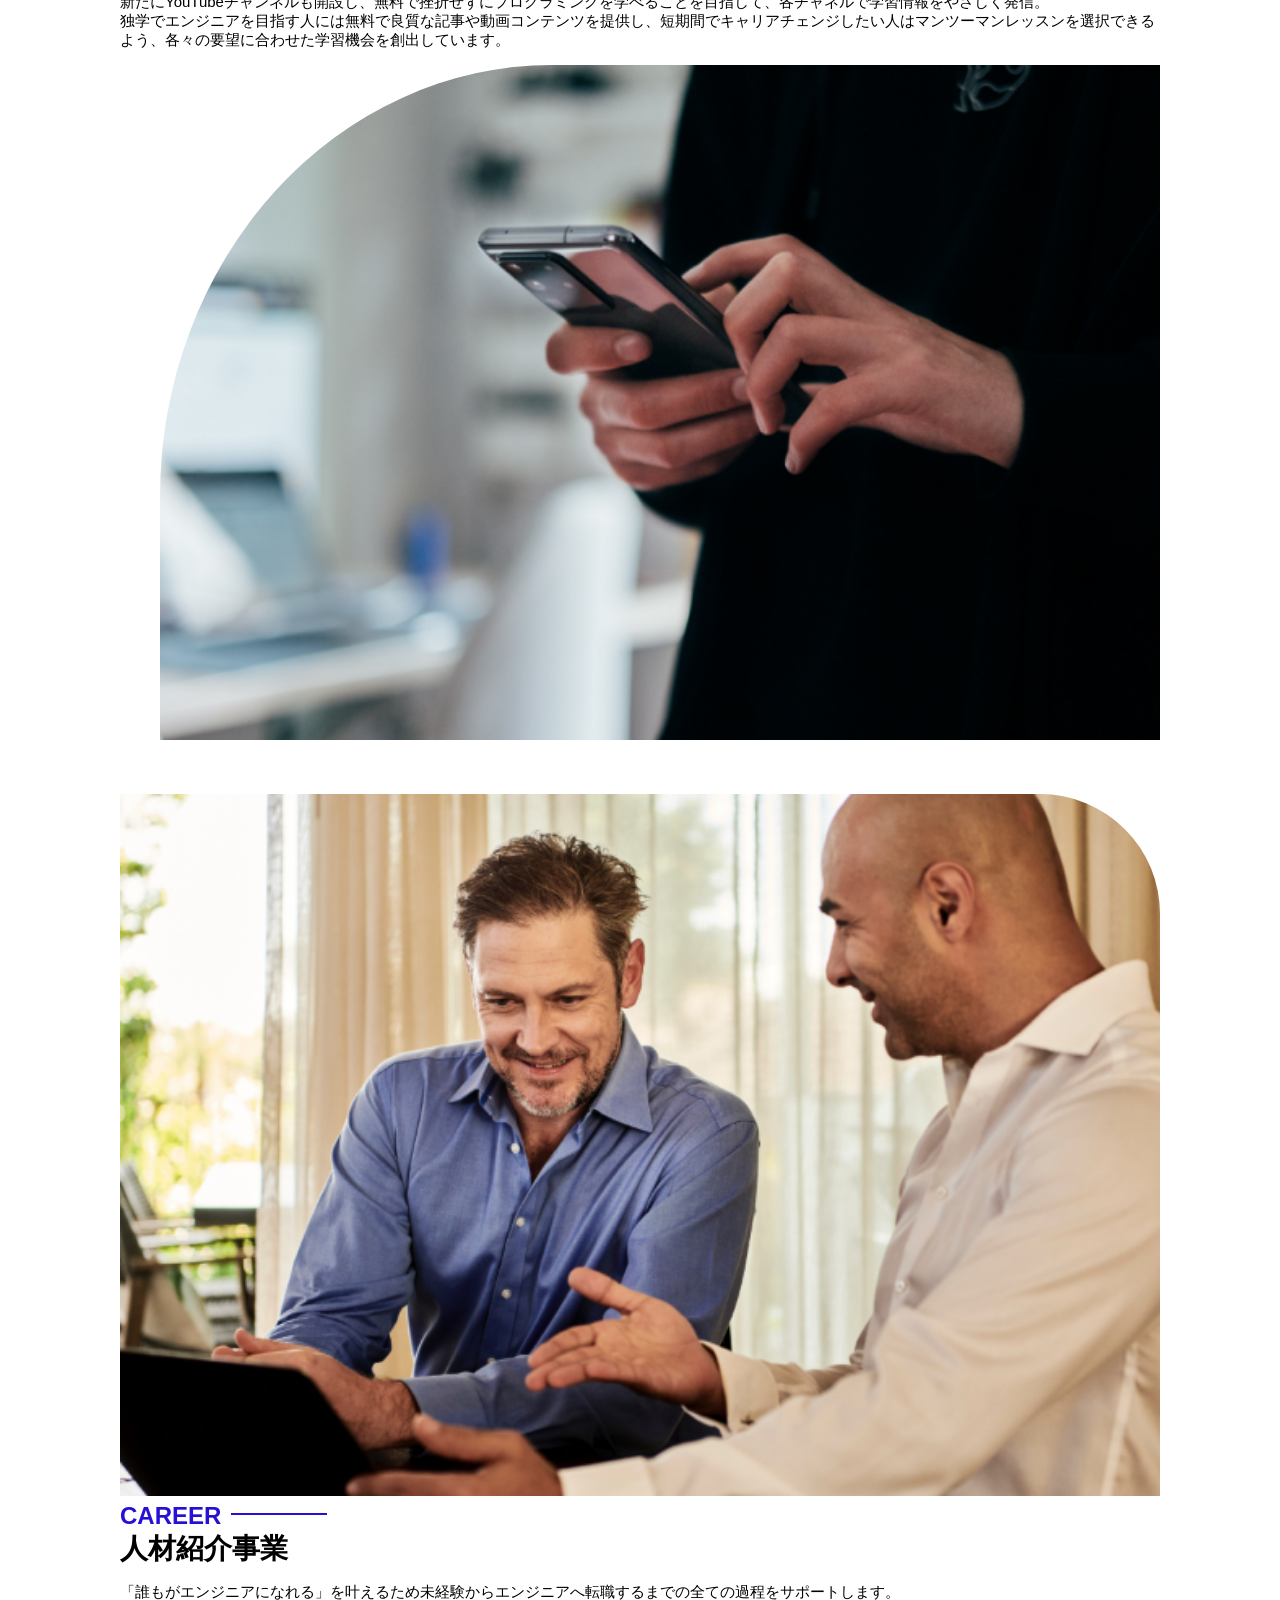
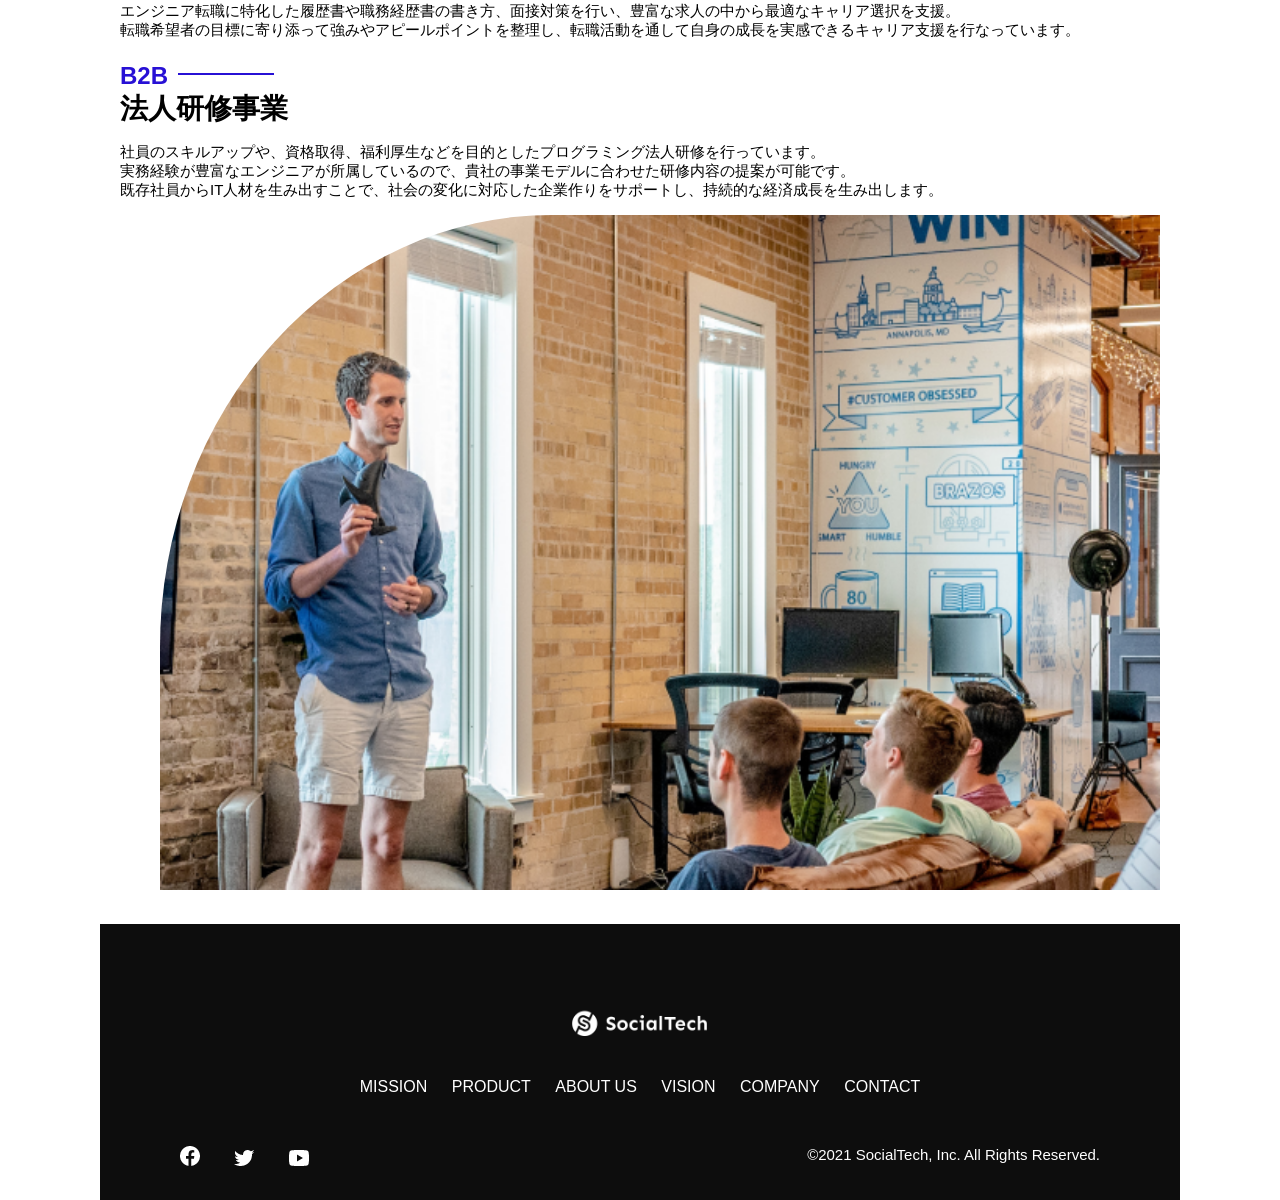
<file: kadai_tutorial_output/socialtech/product.html>
<!DOCTYPE html>
<html>
  <head>
    <title>SocialTech -PRODUCT プロダクト-</title>
    <meta charset="utf-8">
    <meta name="description" content="SocialTechの4つのプロダクトを紹介します">
    <meta name="viewport" content="width=device-width, initial-scale=1.0">
    <link rel="stylesheet" href="style.css">
  </head>

  <body>
    <!-- ヘッダー -->
    <header>
      <!-- ロゴ -->
      <a href="index.html" id="logo">
        <img src="images/logo.png" alt="トップページに戻る">
      </a>

      <!-- PC用ナビゲーション -->
      <nav id="nav-pc">
        <ul>
          <li><a href="mission.html">MISSION</a></li>
          <li><a href="product.html">PRODUCT</a></li>
          <li><a href="index.html#aboutus">ABOUT US</a></li>
          <li><a href="index.html#vision">VISION</a></li>
          <li><a href="index.html#company">COMPANY</a></li>
          <li><a href="index.html#contact">CONTACT</a></li>
        </ul>
      </nav>

      <!-- スマホ用メニューボタン -->
      <button id="menu-sp" onclick="document.getElementById('nav-sp').style.display = 'block'">
        <img src="images/button-menu.png" alt="ナビゲーションを開く">
      </button>

      <!-- スマホ用ナビゲーション -->
      <div id="nav-sp">
        <button id="close" onclick="document.getElementById('nav-sp').style.display = 'none'">
          <img src="images/button-close.png" alt="ナビゲーションを閉じる">
        </button>

        <nav>
          <ul>
            <li>
              <a id="logo-sp" href="index.html" onclick="document.getElementById('nav-sp').style.display = 'none'"><img src="images/logo-sp.png" alt="トップページに戻る"></a>
            </li>
            <li><a class="menu" href="mission.html" onclick="document.getElementById('nav-sp').style.display = 'none'">MISSION</a></li>
            <li><a class="menu" href="product.html" onclick="document.getElementById('nav-sp').style.display = 'none'">PRODUCT</a></li>
            <li><a class="menu" href="index.html#aboutus" onclick="document.getElementById('nav-sp').style.display = 'none'">ABOUT US</a></li>
            <li><a class="menu" href="index.html#vision" onclick="document.getElementById('nav-sp').style.display = 'none'">VISION</a></li>
            <li><a class="menu" href="index.html#company" onclick="document.getElementById('nav-sp').style.display = 'none'">COMPANY</a></li>
            <li><a class="menu" href="index.html#contact" onclick="document.getElementById('nav-sp').style.display = 'none'">CONTACT</a></li>
          </ul>
        </nav>
        <div id="sns">
          <a href="https://www.facebook.com/sejuku2013">
            <img src="images/button-facebook.png" alt="Facebookのリンク">
          </a>
          <a href="https://twitter.com/samuraijuku">
            <img src="images/button-twitter.png" alt="Twitterのリンク">
          </a>
          <a href="https://www.youtube.com/channel/UCCFOQO5aDK0xXam4cUQXT8g">
            <img src="images/button-youtube.png" alt="YouTubeのリンク">
          </a>
        </div>
      </div>
    </header>

    <main>
      <article>
                 <section id="product-main">
           <div class="product-main-inner">
             <div id="product-title">
               <h1>PRODUCT<br><span>プロダクト</span></h1>
               <p>TOP > PRODUCT</p>
             </div>
           </div>
         </section>
         <section class="product-section product-section-left">
           <div class="product-section-img">
             <img src="images/product/product-mantoman.png" alt="PCでコードを書く男性">
           </div>
           <div class="product-read">
             <h2 class="product-h2">MAN TO MAN</h2>
             <h3 class="product-h3">プログラミング教育</h3>
             <p>
               2013年より日本で唯一の専属講師によるマンツーマンのプログラミングレッスンを開始。AI/人工知能コース・エンジニア転職コース・ウェブデザインコースを開設し、ICT教育全般のマンツーマン指導で誰もが生産的で働きがいのある職に付けるサポートをしています。 私たちは、創業当初からプログラミングを教えるのみならず、人生を変える手助けがしたい。という想いを大切にしてきました。<br>ITに強くなりたい、エンジニアになりたい、アプリを作りたい。そんな方々の想いを一緒に叶えるスクールでありたい。と考えています。<br>小中高生や女性、障害者向けのプログラムも用意し、質の高いICT教育をみんなに届けることで、貧困や不平等が無くなる社会を目指します。
             </p>
           </div>
         </section>
 
         <section class="product-section product-section-right">
           <div class="product-read">
             <h2 class="product-h2">MEDIA</h2>
             <h3 class="product-h3">プログラミング学習メディア</h3>
             <p>2015年より「SocialTech Blog」としてオウンドメディアを設立し、2020年現在月間600万PVの日本最大級のプログラミング学習サイトへと成長しました。<br>新たにYouTubeチャンネルも開設し、無料で挫折せずにプログラミングを学べることを目指して、各チャネルで学習情報をやさしく発信。<br>独学でエンジニアを目指す人には無料で良質な記事や動画コンテンツを提供し、短期間でキャリアチェンジしたい人はマンツーマンレッスンを選択できるよう、各々の要望に合わせた学習機会を創出しています。</p>
           </div>
           <div class="product-section-img">
             <img src="images/product/product-media.png" alt="スマートフォンを操作する人">
           </div>
         </section>
 
         <section class="product-section product-section-left">
           <div class="product-section-img">
             <img src="images/product/product-career.png" alt="笑顔で話し合う2人の男性">
           </div>
           <div class="product-read">
             <h2 class="product-h2">CAREER</h2>
             <h3 class="product-h3">人材紹介事業</h3>
             <p>「誰もがエンジニアになれる」を叶えるため未経験からエンジニアへ転職するまでの全ての過程をサポートします。<br>エンジニア転職に特化した履歴書や職務経歴書の書き方、面接対策を行い、豊富な求人の中から最適なキャリア選択を支援。<br>転職希望者の目標に寄り添って強みやアピールポイントを整理し、転職活動を通して自身の成長を実感できるキャリア支援を行なっています。<br></p>
           </div>
         </section>
 
         <section class="product-section product-section-right">
           <div class="product-read">
             <h2 class="product-h2">B2B</h2>
             <h3 class="product-h3">法人研修事業</h3>
             <p>社員のスキルアップや、資格取得、福利厚生などを目的としたプログラミング法人研修を行っています。<br>実務経験が豊富なエンジニアが所属しているので、貴社の事業モデルに合わせた研修内容の提案が可能です。<br>既存社員からIT人材を生み出すことで、社会の変化に対応した企業作りをサポートし、持続的な経済成長を生み出します。</p>
           </div>
           <div class="product-section-img">
             <img src="images/product/product-b2b.png" alt="講演中の男性とそれを聴く人々">
           </div>
         </section>
      </article>
    </main>

    <footer>
      <div id="footer-logo">
        <img src="images/logo-sp.png" alt="SocialTech">
      </div>
      <div id="footer-link">
        <a href="mission.html">MISSION</a>
        <a href="product.html">PRODUCT</a>
        <a href="index.html#aboutus">ABOUT US</a>
        <a href="index.html#vision">VISION</a>
        <a href="index.html#company">COMPANY</a>
        <a href="index.html#contact">CONTACT</a>
      </div>
      <div id="sns-footer">
        <div class="sns-btns">
          <a href="https://www.facebook.com/sejuku2013"><img src="images/button-facebook.png" alt="Facebookのリンク"></a>
          <a href="https://twitter.com/samuraijuku"><img src="images/button-twitter.png" alt="Twitterのリンク"></a>
          <a href="https://www.youtube.com/channel/UCCFOQO5aDK0xXam4cUQXT8g"><img src="images/button-youtube.png" alt="YouTubeのリンク"></a>
        </div>
        <p id="copyright">&copy;2021 SocialTech, Inc. All Rights Reserved.</p>
      </div>
    </footer>
    
  </body>
</html>
</file>
<file: style.css>
/* PC、スマホ共通スタイル */
body {
  font-family: "Source Sans Pro", "Hiragino Kaku Gothic ProN", Meiryo, Arial,
    sans-serif;
}

p {
  font-size: 15px;
}

#main-visual>img {
  width: 100%;
}

/*================
PC用のスタイル 
=================*/
@media screen and (min-width: 768px) {
  /* 横幅設定 */
  body {
    max-width: 1080px;
    min-width: 960px;
    margin: 0 auto 0 auto;
  }
#menu-sp {
    display: none;
}
  /* ヘッダー */
  header {
    display: flex;
    justify-content: space-between;
  }

  /* ナビゲーションのレイアウト */
  #nav-pc {
    text-align: right;
    font-size: 14px;
    padding-top: 15px;
  }

  /* ナビゲーションのリンクの装飾設定 */
  #nav-pc>a {
    text-decoration: none;
    margin-left: 20px;
  }

  #nav-pc>a:link {
    color: #0d0d0d;
  }

  #nav-pc>a:visited {
    color: #0d0d0d;
  }

  #nav-pc>a:hover {
    color: #0d0d0d;
    text-decoration: underline;
  }

  #nav-pc>a:active {
    color: #0d0d0d;
  }
}

body {
  min-width: 375px;
  margin: 0;
}

#nav-pc {
  display: none;
}

#menu-sp {
  display: block;
  float: right;
  padding: 0;
  width: 40px;
  height: 40px;
  cursor: pointer;
}

#nav-sp {
  background-color: #ce933e;
  position: absolute;
  left: 0;
  top: 0;
  height: 100%;
  width: 100%;
  display: none;
  z-index: 100;
}

#nav-sp ul {
  padding-left: 0;
}

#nav-sp li {
  list-style: none;
}

#close {
  position: absolute;
  top: 20px;
  right: 20px;
}

#logo-sp {
  margin: 80px 0 30px 20px;
}

#nav-sp a {
  display: block;
  color: #ffffff;
}

#nav-sp a:visited {
  color: #ffffff;
}

#nav-sp a:hover {
  color: #ffffff;
  text-decoration: underline;
}

#nav-sp a:active {
  color: #ffffff;
  text-decoration: none;
}

#nav-sp .menu {
  text-decoration: none;
  display: block;
  margin: 0 20px;
  height: 44px;
  font-size: 16px;
  background-image: url("images/arrow.png");
  background-repeat: no-repeat;
  background-position: right top;
}
@media screen and (min-width: 768px) {
    #nav-pc {
        display: block;
    }

    #menu-sp {
        display: none;
    }
}
</file>
<file: kadai_tutorial_output/socialtech/style.css>
/* PC、スマホ共通スタイル */
* {
  box-sizing: border-box;
}

p {
  font-size: 15px;
}

body {
  max-width: 1080px;
  margin: 0 auto 0 auto;
  font-family: "source sans Pro", "Hiragino KaKu Gothic ProN", Meiryo, Arial, sans-serif;
}
header {
  display: flex;
  justify-content: space-between;
}
/* ナビゲーションのレイアウト */
#nav-pc {
  font-size: 14px;
}
#nav-pc ul {
  display: flex;
  padding-left: 0;
}
#nav-pc li {
  list-style: none;
}
#nav-pc a {
  text-decoration: none;
  margin-left: 20px;
  color: #0d0d0d;
}
#nav-pc a:hover {
  text-decoration: underline;
}
/* メインビジュアル*/
#main-visual {
  position: relative;
  height: 400px;
}

#main-message {
  position: absolute;
  top: 0;
  left: 0;
  background-color: #2710d5;
  color: #ffffff;
  border-radius: 0 0 476px 0;
  max-width: 620px;
  height: 100%;
  width: 100%;
  z-index: 11;
}
#main-message > h1 {
  font-size: 60px;
  margin: 100px 0 0 50px;
}
#main-message > p {
  font-size: 28px;
  margin: 0 0 0 50px;
}
#main-visual > img {
  max-width: 620px;
  border-radius: 476px 0 0 0;
  position: absolute;
  top: 0;
  right: 0;
  z-index: 10;
}
/* 見出し */
h2 {
  margin: 40px 0 0 0;
}
h2::after {
  content: url("images/line.png");
  margin-left: 10px;
}
h3 {
  font-size: 27px;
}

/* ミッション */
#mission {
  margin: 80px auto 80px auto;
}

#mission-flex {
  display: flex;
}
#mission-flex > div {
  width: 50%;
  margin: 20px;
}

#mission-photo {
  width: 100%;
}

#s2dgs {
  margin-top: 50px;
  width: 100%;
}
/* プロダクト */
#product {
  background-color: #fafafa;
  margin: 80px 0 80px 0;
  padding: 10px 40px 0px 40px;
}

/* 外枠 */
#product .product-flex {
  margin-top: 40px;
  display: flex;
}

/* 左のカラム */
#product-left {
  width: 50%;
  margin-right: 20px;
}

/* 右のカラム */
#product-right {
  width: 50%;
  margin-left: 20px;
  margin-top: 80px;
}

/* 画像＋説明の枠 */
#product-left > div {
  position: relative;
  height: 480px;
  margin-right: 20px;
}
#product-right > div {
  position: relative;
  height: 480px;
  margin-left: 20px;
}

/* 画像 */
.product-photo {
  width: 100%;
}

/* 説明文の枠 */
.product-explain {
  background-color: #ffffff;
  position: absolute;
  left: 0;
  bottom: 50px;
  margin: 0 40px 0 40px;
  padding: 20px;
  box-shadow: 5px 5px 10px rgba(0, 0, 0, 0.05);
}

/* 説明文の英語 */
.product-explain > span {
  color: #2710d5;
  font-weight: bold;
  font-size: 16px;
  margin: 0;
}

/* 説明文の見出し */
.product-explain > h3 {
  margin: 5px 0 5px 0;
}

/* 説明文 */
.product-explain > p {
  font-size: 14px;
  margin: 0;
}

/* もっと見るボタン */
#product-more {
  text-align: center;
}

#product-more a {
  position: relative;
  bottom: -42px;
}

/* ABOUT US */
#aboutus {
  margin: 80px auto 80px auto;
}
/* 3つの組織文化と画像を入れる枠 */
#aboutus > div {
  display: flex;
}

/* 画像 */
.culture-img {
  width: 50%;
  align-self: flex-start;
}

.culture-img2 {
  margin-top: 50px;
  width: 100%;
}

/* 3つの組織文化の表 */
.culture-table {
  margin-right: 50px;
}

/* 番号 */
.culture-num {
  font-size: 80px;
  color: #2710d5;
  padding: 0 20px 0 0;
}

/* 見出し */
.culture-table th {
  font-size: 28px;
  font-weight: bold;
}

/* 組織文化英語 */
.culture-en {
  color: #2710d5;
  font-size: 24px;
}

/* 説明文 */
.culture-description {
  margin: 0;
}
/* ビジョン */
#vision {
  margin: 80px auto 80px auto;
}

/* セクション内の外枠*/
#vision > div {
  display: flex;
  justify-content: space-between;
  flex-wrap: wrap;
}

/*7つの行動指針の枠*/
.vision-box {
  width: 300px;
  height: 300px;
  margin-bottom: 30px;
  position: relative;
}
.vision-box > img {
  width: 100%;
  position: relative;
  z-index: 30;
}

.vision-box > div {
  position: absolute;
  top: 0;
  left: 0;
  z-index: 31;
  margin-right: 20px;
}

.vision-box > div > h4 {
  color: #2710d5;
  font-size: 19px;
  margin: 80px 0 0 0;
}

.vision-box > div > h4::first-letter {
  font-size: 40px;
}

.vision-box > div > h5 {
  font-size: 20px;
  margin: 0 0 0 0;
}

.vision-box > div > p {
  margin: 10px 0 0 0;
}

/* 会社概要 */
#company {
  margin: 80px auto 80px auto;
}

#company-table {
  width: 100%;
}

.tableheader {
  text-align: left;
  padding: 20px;
  border-bottom-color: #2710d5;
  border-bottom-width: 1px;
  border-bottom-style: solid;
  width: 100px;
}

.tableheader-first {
  border-top-color: #2710d5;
  border-top-width: 1px;
  border-top-style: solid;
}

.cell {
  padding: 30px;
  border-bottom-color: #ececec;
  border-bottom-width: 1px;
  border-bottom-style: solid;
}

.cell-first {
  border-top-color: #ececec;
  border-top-width: 1px;
  border-top-style: solid;
}

#company > iframe {
  width: 100%;
  height: 368px;
  margin-top: 40px;
}

/* お問い合わせ */
#contact {
  margin: 80px auto 80px auto;
}

/* 外枠 */
#contact > form > div {
  display: flex;
  flex-direction: row;
  flex-wrap: wrap;
  padding-bottom: 30px;
}

/* 左列の見出し */
.contact-heading {
  width: 240px;
  align-self: center;
}
/* 見出しのラベル */
.contact-label {
  font-weight: bold;
}
/* 必須 */
.contact-span {
  color: #ce2222;
  margin: 0 0 0 20px;
  font-weight: bold;
}
/* テキストボックス */
.contact-textbox {
  border-top: 0px;
  border-left: 0px;
  border-right: 0px;
  border-bottom-width: 1px;
  border-bottom-color: #707070;
  border-style: solid;
  background-color: #fafafa;
  width: 400px;
  height: 56px;
}

/* お問い合わせ内容のテキストエリア */
.contact-textarea {
  border-top: 0px;
  border-left: 0px;
  border-right: 0px;
  border-bottom-width: 1px;
  border-bottom-color: #707070;
  background-color: #fafafa;
  width: 400px;
  height: 200px;
}

/* 個人情報の取り扱い */
#contact dt {
  font-weight: bold;
}

#contact dd {
  margin: 0 0 16px 0;
}

#contact dd p {
  margin: 0;
}

#contact dd ul {
  padding-left: 0;
}

#contact dd li {
  margin-bottom: 0;
  list-style: none;
}

/* フッター */
footer {
  background-color: #0d0d0d;
  text-align: center;
  padding: 80px 80px 30px 80px;
}

#footer-logo {
  margin-bottom: 30px;
}

#footer-link {
  margin-bottom: 50px;
}

#footer-link > a {
  text-decoration: none;
  margin: 10px;
  color: #ffffff;
}

#footer-link > a:hover {
  text-decoration: underline;
}

#sns-footer {
  display: flex;
  justify-content: space-between;
}

#sns-footer a {
  margin-right: 30px;
}

#copyright {
  color: #ffffff;
  margin: 0;
}
/*====================
  PC用のスタイル
 =====================*/
@media screen and (min-width: 768px) {
  #menu-sp {
    display: none;
  }
  #nav-sp {
    display: none;
  }
}
/*====================
  スマートフォン用のスタイル
 =====================*/

@media screen and (max-width: 767px) {
  /* PC用ナビゲーション非表示 */
  #nav-pc {
    display: none;
  }

  /* ハンバーガーメニュー */
  #menu-sp {
    display: block;
    background-color: transparent;
    float: right;
    padding: 0;
    border: none;
  }

  /* スマホ用ナビゲーションの表示切替*/
  /* 初期状態、レイアウトと非表示設定 */
  #nav-sp {
    background-color: #2710d5;
    position: fixed;
    left: 0;
    top: 0;
    height: 100%;
    width: 100%;
    display: none;
    z-index: 100;
  }

  /* ×ボタン */
  #close {
    position: absolute;
    top: 20px;
    right: 20px;
    background-color: transparent;
    border: none;
  }

  #nav-sp nav ul {
    padding-left: 0;
  }

  #nav-sp nav li {
    list-style: none;
  }

  /* ナビゲーションメニュー用ロゴ */
  #logo-sp {
    margin: 80px 0 30px 20px;
  }
  /* ナビゲーションのリンクの装飾設定 */
  #nav-sp nav a {
    display: block;
    color: #ffffff;
  }

  #nav-sp nav a:hover {
    text-decoration: underline;
  }

  /* スマホ用ナビを非表示 */
  #nav-sp{
    display: none;
  }

  #nav-sp .menu {
    text-decoration: none;
    margin: 0 20px 0 20px;
    height: 44px;
    font-size: 16px;
    background-image: url("images/arrow.png");
    background-repeat: no-repeat;
    background-position: right top;
  }
  #sns {
    position: absolute;
    bottom: 20px;
    left: 20px;
  }

  #sns > a {
    margin-right: 30px;
  }
  /* メインビジュアル */
  #main-visual {
    position: relative;
    height: 470px;
  }

  #main-visual > div {
    text-align: center;
    height: 280px;
  }

  #main-visual h1 {
    font-size: 28px;
    margin: 90px 0 0 0;
  }

  #main-visual > div > p {
    margin: 0;
    font-size: 15px;
  }

  #main-visual > img {
    width: 100%;
    border-radius: 476px 0 0 0;
    top: auto;
    bottom: 0;
  }
  /*見出し*/
  h2 {
    margin: 15px 0 15px 0;
  }

  h3 {
    font-size: 24px;
    margin: 10px 0 0 0;
  }
  /* ミッション */
  #mission {
    margin: 20px 0 20px 0;
    padding: 0 20px 0 20px;
  }

  #mission-flex {
    flex-direction: column;
  }

  #mission-flex > div {
    width: 100%;
    margin: 0;
  }
  /* プロダクト */
  #product {
    margin: 0;
    padding: 10px 20px 0 20px;
  }

  /* 外枠 */
  #product .product-flex {
    flex-direction: column;
    margin-top: 0;
  }

  /* 左右のカラム　スマホでは縦並び */
  #product-left,
  #product-right {
    width: 100%;
    margin: 0;
  }
  /*  画像＋説明の枠 */
  #product-left > div,
  #product-right > div {
    height: auto;
    margin: 0;
  }

  /* 説明文の枠 */
  .product-explain {
    position: relative;
    margin: 0;
  }

  .product-explain > h3 {
    margin: 10px 0 10px 0;
    font-size: 24px;
  }

  /* もっと見るボタン */
  #product-more {
    text-align: left;
  }
  /* ABOUT US */
  #aboutus {
    margin: 80px 20px 80px 20px;
  }

  #aboutus > div {
    flex-direction: column;
  }

  .culture-table th {
    font-size: 16px;
  }

  .culture-table {
    margin-right: 0;
    padding-right: 20px;
    order: 2;
  }

  .culture-img {
    width: 100%;
    order: 1;
  }

  .culture-img2 {
    margin-top: 0;
  }

  .culture-num {
    padding: 0;
  }

  .culture-description {
    margin: 0;
  }
  /* ビジョン */
  #vision {
    margin: 80px 20px 80px 20px;
  }

  .vision-box > img {
    position: absolute;
    top: 0;
    left: 0;
  }

  .vision-box > div > h4 {
    margin: 60px 0 0 0;
  }
  /*会社概要*/
  #company {
    margin: 0 20px 0 20px;
  }

  #company > h3 {
    margin-bottom: 20px;
  }

  .tableheader {
    width: 50px;
  }

  .cell {
    padding: 20px;
  }

  #company > iframe {
    height: 240px;
  }
  /* お問い合わせ */
  #contact {
    margin: 80px 20px 80px 20px;
  }

  #contact > h3 {
    margin-bottom: 20px;
  }

  #contact > form > div {
    flex-direction: column;
    margin-bottom: 20px;
  }

  .contact-heading {
    align-self: auto;
    margin-bottom: 20px;
  }

  .contact-textbox {
    min-width: 300px;
    width: 100%;
  }

  .contact-textarea {
    height: 150px;
    width: 100%;
  }

  .radiobutton {
    margin-bottom: 20px;
  }
  /* フッター */
  footer {
    padding: 30px 20px 50px 20px;
    text-align: left;
  }

  #footer-link > a {
    margin: 0 20px 30px 0;
    display: block;
    background-image: url("images/arrow.png");
    background-repeat: no-repeat;
    background-position: right top;
  }

  #footer-link > a:hover {
    text-decoration: underline;
  }

  #sns-footer {
    flex-direction: column;
    justify-content: flex-start;
  }

  #copyright {
    font-size: 12px;
    margin-top: 30px;
  }
}

/* mission.html用スタイル */
/* ミッションのメインビジュアル */
.mission-main-inner {
  background-image: url("images/mission/mission-main.png");
  background-repeat: no-repeat;
  background-position-y: center;
}

#mission-title {
  background-color: #2710d5;
  width: 368px;
  color: #ffffff;
  height: 496px;
  border-radius: 0 248px 248px 0;
  position: relative;
}

#mission-title h1 {
  position: absolute;
  top: 0;
  left: 100px;
  font-size: 80px;
  line-height: 1;
}

#mission-title h1 span {
  font-size: 26px;
}

#mission-title > p {
  position: absolute;
  top: 350px;
  left: 100px;
  font-size: 16px;
}

/* ミッションページ　S2DGSの設定 */
#mission-s2dgs {
  padding: 20px;
}

.mission-h2 {
  color: #2710d5;
  font-size: 40px;
}

.mission-h2::after {
  content: none;
}
/* ミッションページ　5つのゴールの設定 */
#mission-five-goals {
  padding: 20px;
  display: flex;
}

#mission-five-goals .five-goals-image {
  width: 30%;
  padding: 20px;
}

#mission-five-goals .five-goals-image img {
  width: 100%;
}

#mission-five-goals .five-goals-read {
  width: 70%;
  padding: 20px;
}

#mission-five-goals .five-goals-read > div {
  margin-bottom: 40px;
}

.fivegoals-image-right {
  float: right;
  margin: 20px;
}

.fivegoals-image-left {
  float: left;
  margin: 20px;
}

.fivegoals-number {
  color: #2710d5;
  font-size: 48px;
  font-weight: bold;
  margin: 0;
}

.fivegoals-h3 {
  font-size: 28px;
  margin: 0;
}

.fivegoals-p {
  margin: 0;
}

/*====================
スマートフォン用のスタイル
=====================*/
@media screen and (max-width: 767px) {
  /* mission.html用スタイル */
  /* ミッションのメインビジュアル */
  #mission-main {
    height: 256px;
    margin-top: 4%;
    position: relative;
  }

  .mission-main-inner {
    height: 80%;
    background-size: cover;
  }

  #mission-title {
    width: 136px;
    height: 256px;
    position: absolute;
    top: -10%;
  }

  #mission-title h1 {
    left: 20px;
    font-size: 40px;
  }

  #mission-title h1 span {
    font-size: 18px;
  }

  #mission-title > p {
    top: 180px;
    left: 20px;
    font-size: 13px;
  }
  /* ミッションページ　S2DGSの設定 */
  .mission-h2 {
    font-size: 38px;
    margin: 0px;
  }

  .mission-h2::after {
    content: none;
  }

  #mission-s2dgs > img {
    width: 100%;
  }
  /* ミッションページ　5つのゴールの設定 */
  #mission-five-goals {
    flex-direction: column;
  }

  #mission-five-goals > div {
    padding: 0;
  }

  #mission-five-goals .five-goals-image,
  #mission-five-goals .five-goals-read {
    width: 100%;
    padding: 0;
  }

  #mission-five-goals .five-goals-read > div {
    display: flex;
    flex-direction: column;
  }

  .fivegoals-image-right,
  .fivegoals-image-left {
    align-self: center;
  }
  /* プロダクトページ */
  #product-main {
    height: 256px;
    margin-top: 4%;
    position: relative;
  }

  .product-main-inner {
    height: 100%;
    background-size: cover;
  }

  #product-title {
    width: 136px;
    height: 256px;
    position: absolute;
    top: 0;
  }

  #product-title h1 {
    left: 20px;
    font-size: 40px;
  }

  #product-title h1 span {
    font-size: 18px;
  }

  #product-title > p {
    position: absolute;
    top: 180px;
    left: 20px;
    font-size: 13px;
  }
  /* セクション */
  .product-section {
    flex-direction: column;
  }

  .product-section .product-section-img {
    width: 100%;
  }

  .product-section .product-section-img img {
    width: 100%;
    padding: 0;
  }

  /* 左が画像のセクション*/
  .product-section-left .product-section-img img {
    border-radius: 0 300px 0 0;
  }

  .product-section-left .product-read {
    width: 100%;
    flex-grow: 1;
  }

  /* 右が画像のセクション*/
  .product-section-right .product-section-img img {
    order: 1;
    border-radius: 300px 0 0 0;
  }

  .product-section-right .product-read {
    order: 2;
    width: 100%;
  }
}
/* プロダクトページ */
.product-main-inner {
  background-image: url("images/product/product-main.png");
  background-repeat: no-repeat;
  background-position-y: center;
}

#product-title {
  background-color: #2710d5;
  width: 300px;
  height: 496px;
  border-radius: 0 200px 200px 0;
  position: relative;
}

#product-title h1 {
  position: absolute;
  color: #ffffff;
  top: 0;
  left: 40px;
  font-size: 48px;
  line-height: 1;
}

#product-title h1 span {
  font-size: 26px;
}

#product-title > p {
  position: absolute;
  top: 350px;
  left: 40px;
  font-size: 16px;
  color: #ffffff;
  white-space: nowrap;
}
/* セクション */
.product-section {
  display: block;
  padding: 20px 20px 0;
}

.product-section .product-section-img {
  width: 100%;
}

/* 左が画像のセクション*/
.product-section-left .product-section-img img {
  width: 100%;
  padding: 0;
  border-radius: 0 120px 0 0;
}

.product-section-left .product-read {
  width: 100%;
  flex-grow: 0;
}

.product-section-left .product-read p {
  margin-bottom: 0;
}

/* 右が画像のセクション*/
.product-section-right {
  justify-content: space-between;
}

.product-section-right .product-section-img img {
  width: 100%;
  padding: 0 0 30px 40px;
  border-radius: 432px 0 0 0;
}

.product-section-right .product-read {
  width: 100%;
}

.product-h2 {
  color: #2710d5;
  font-size: 24px;
  margin: 0;
}

.product-h3 {
  font-size: 28px;
  margin: 0;
}
/* スマホ用 */
@media screen and (max-width: 767px) {
  .product-main-inner {
    height: 100%;
    background-size: cover;
    background-position: 15% center;
  }

  #product-title {
    width: 40%;
    height: 256px;
    top: 0;
    position: absolute;
    left: 0;
  }
}
#product-title > p {
  position: absolute !important;
  top: 180px !important;
  left: 20px !important;
  z-index: 10;
}
</file>
